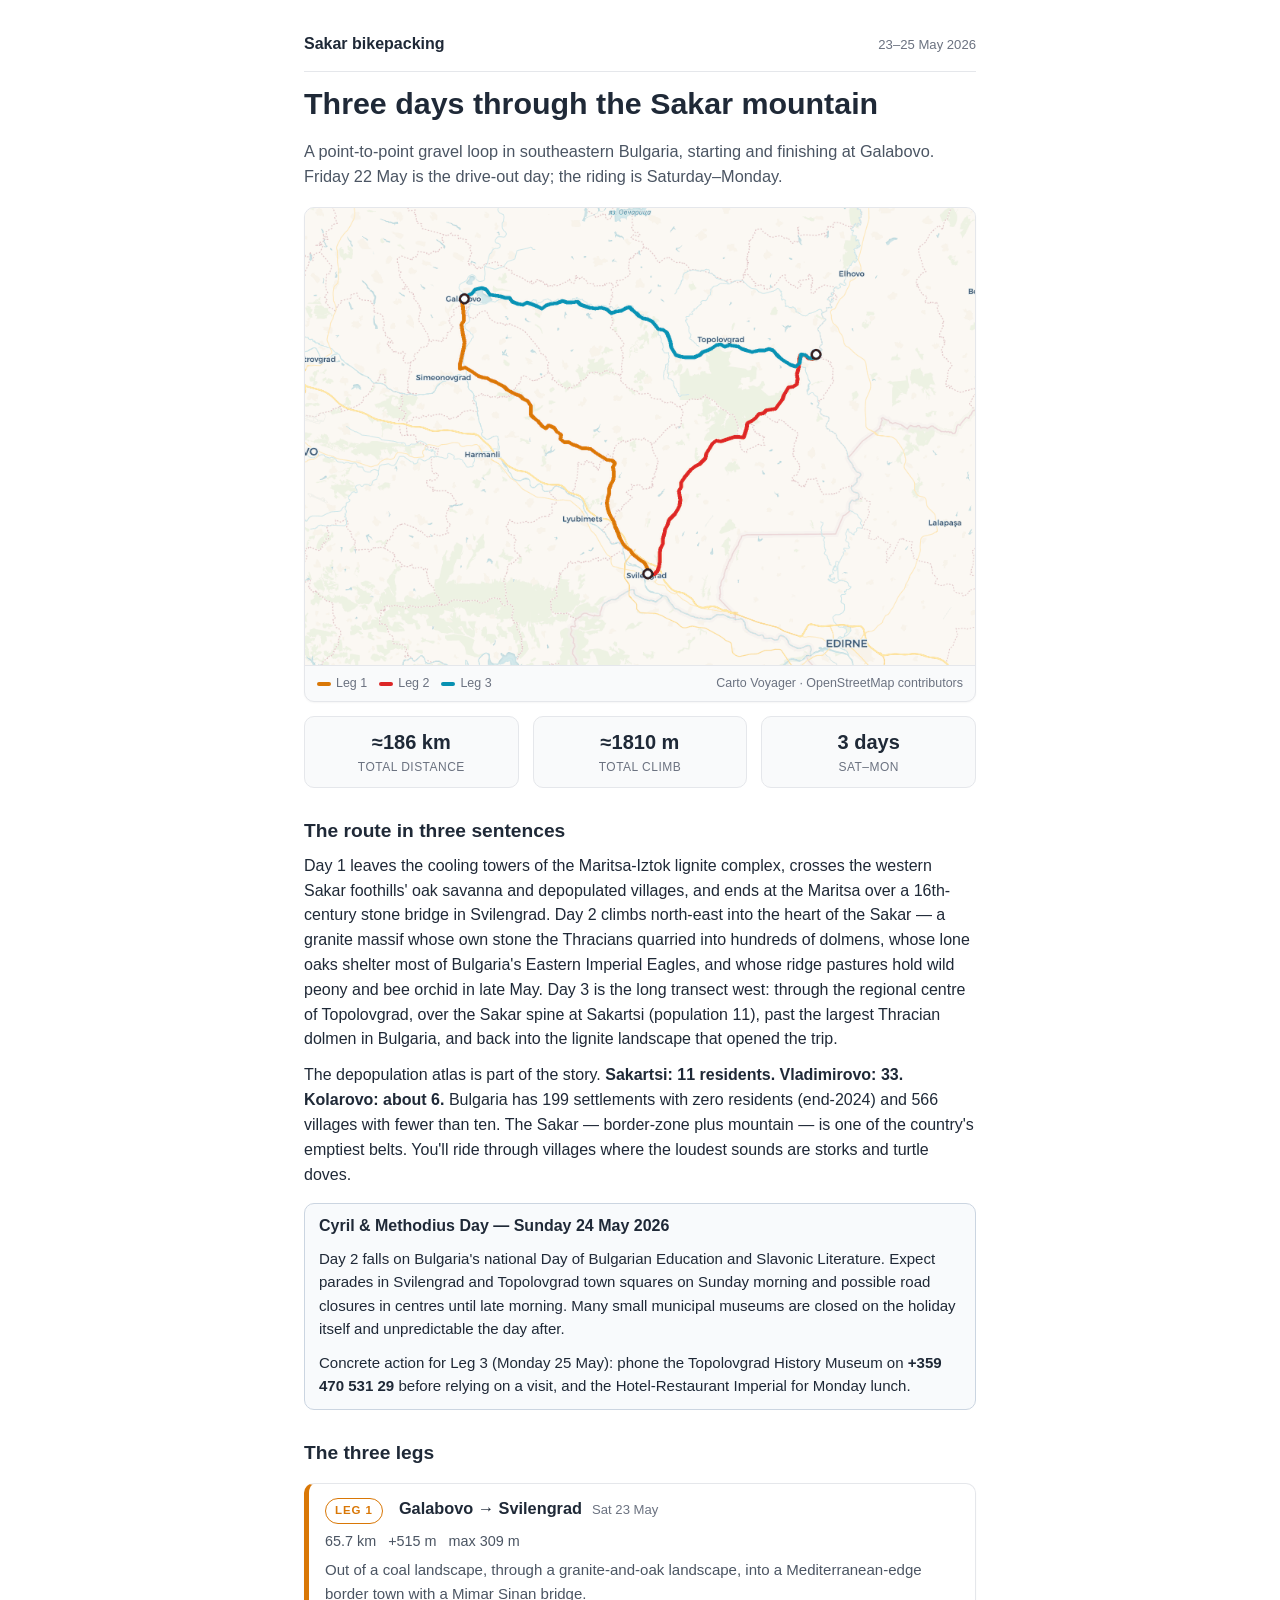
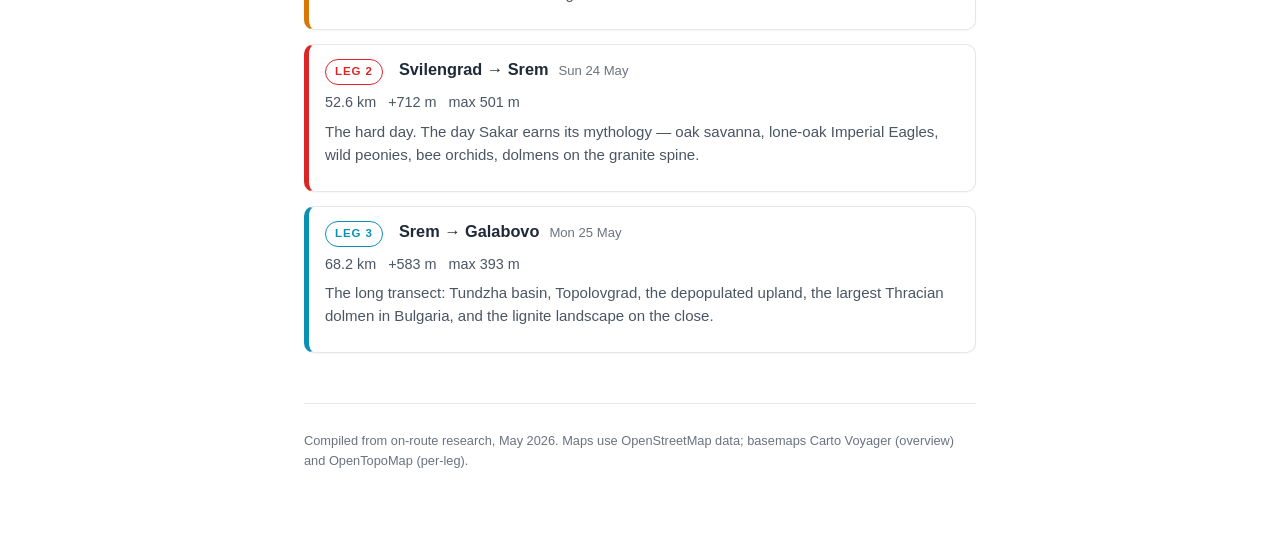
<file: sakar-bikepacking/index.html>
<!doctype html>
<html lang="en">
<head>
<meta charset="utf-8" />
<meta name="viewport" content="width=device-width,initial-scale=1,viewport-fit=cover" />
<meta name="theme-color" content="#1f2937" />
<meta name="color-scheme" content="light" />
<title>Sakar bikepacking — 23–25 May 2026</title>
<meta name="description" content="A three-day point-to-point loop through the Sakar mountain, southeastern Bulgaria, 23–25 May 2026. Per-leg dossiers, maps, elevation, GPX." />
<meta property="og:title" content="Sakar bikepacking — 23–25 May 2026" />
<meta property="og:description" content="A three-day gravel loop through the Sakar mountain in southeastern Bulgaria. Three legs: Galabovo → Svilengrad → Srem → Galabovo." />
<meta property="og:type" content="article" />
<link rel="icon" type="image/svg+xml" href="favicon.svg" />
<link rel="stylesheet" href="style.css" />
</head>
<body>
<div class="wrap">

<header class="site-head">
  <a class="title" href="index.html">Sakar bikepacking</a>
  <span class="dates">23–25 May 2026</span>
</header>

<h1>Three days through the Sakar mountain</h1>
<p class="lede" style="font-size:1.02rem;color:#4b5563;margin:.4em 0 1em;">A point-to-point gravel loop in southeastern Bulgaria, starting and finishing at Galabovo. Friday 22 May is the drive-out day; the riding is Saturday–Monday.</p>

<div class="map-frame">
  <img src="img/overview-map.png" alt="Overview map of the three-day Sakar bikepacking loop: Leg 1 in amber from Galabovo south to Svilengrad, Leg 2 in red climbing from Svilengrad northeast to Srem, Leg 3 in cyan running west from Srem back to Galabovo via Topolovgrad." />
  <div class="map-cap">
    <span class="legend">
      <span><span class="swatch" style="background:#d97706"></span>Leg 1</span>
      <span><span class="swatch" style="background:#dc2626"></span>Leg 2</span>
      <span><span class="swatch" style="background:#0891b2"></span>Leg 3</span>
    </span>
    <span>Carto Voyager · OpenStreetMap contributors</span>
  </div>
</div>

<div class="stats">
  <div class="stat"><div class="v">≈186 km</div><div class="k">total distance</div></div>
  <div class="stat"><div class="v">≈1810 m</div><div class="k">total climb</div></div>
  <div class="stat"><div class="v">3 days</div><div class="k">Sat–Mon</div></div>
</div>

<h2>The route in three sentences</h2>
<p>Day 1 leaves the cooling towers of the Maritsa-Iztok lignite complex, crosses the western Sakar foothills' oak savanna and depopulated villages, and ends at the Maritsa over a 16th-century stone bridge in Svilengrad. Day 2 climbs north-east into the heart of the Sakar — a granite massif whose own stone the Thracians quarried into hundreds of dolmens, whose lone oaks shelter most of Bulgaria's Eastern Imperial Eagles, and whose ridge pastures hold wild peony and bee orchid in late May. Day 3 is the long transect west: through the regional centre of Topolovgrad, over the Sakar spine at Sakartsi (population 11), past the largest Thracian dolmen in Bulgaria, and back into the lignite landscape that opened the trip.</p>

<p>The depopulation atlas is part of the story. <strong>Sakartsi: 11 residents. Vladimirovo: 33. Kolarovo: about 6.</strong> Bulgaria has 199 settlements with zero residents (end-2024) and 566 villages with fewer than ten. The Sakar — border-zone plus mountain — is one of the country's emptiest belts. You'll ride through villages where the loudest sounds are storks and turtle doves.</p>

<div class="callout note">
  <h3>Cyril &amp; Methodius Day — Sunday 24 May 2026</h3>
  <p>Day 2 falls on Bulgaria's national Day of Bulgarian Education and Slavonic Literature. Expect parades in Svilengrad and Topolovgrad town squares on Sunday morning and possible road closures in centres until late morning. Many small municipal museums are closed on the holiday itself and unpredictable the day after.</p>
  <p>Concrete action for Leg 3 (Monday 25 May): phone the Topolovgrad History Museum on <strong>+359 470 531 29</strong> before relying on a visit, and the Hotel-Restaurant Imperial for Monday lunch.</p>
</div>

<h2>The three legs</h2>
<div class="leg-cards">
  <a class="leg-card lc1" href="leg-1.html">
    <div class="head">
      <span class="leg-badge l1">Leg 1</span>
      <h3>Galabovo → Svilengrad</h3>
      <span class="when">Sat 23 May</span>
    </div>
    <div class="row"><span>65.7 km</span><span>+515 m</span><span>max 309 m</span></div>
    <p class="lede">Out of a coal landscape, through a granite-and-oak landscape, into a Mediterranean-edge border town with a Mimar Sinan bridge.</p>
  </a>
  <a class="leg-card lc2" href="leg-2.html">
    <div class="head">
      <span class="leg-badge l2">Leg 2</span>
      <h3>Svilengrad → Srem</h3>
      <span class="when">Sun 24 May</span>
    </div>
    <div class="row"><span>52.6 km</span><span>+712 m</span><span>max 501 m</span></div>
    <p class="lede">The hard day. The day Sakar earns its mythology — oak savanna, lone-oak Imperial Eagles, wild peonies, bee orchids, dolmens on the granite spine.</p>
  </a>
  <a class="leg-card lc3" href="leg-3.html">
    <div class="head">
      <span class="leg-badge l3">Leg 3</span>
      <h3>Srem → Galabovo</h3>
      <span class="when">Mon 25 May</span>
    </div>
    <div class="row"><span>68.2 km</span><span>+583 m</span><span>max 393 m</span></div>
    <p class="lede">The long transect: Tundzha basin, Topolovgrad, the depopulated upland, the largest Thracian dolmen in Bulgaria, and the lignite landscape on the close.</p>
  </a>
</div>

<footer class="footer">
  <p>Compiled from on-route research, May 2026. Maps use OpenStreetMap data; basemaps Carto Voyager (overview) and OpenTopoMap (per-leg).</p>
</footer>

</div>
</body>
</html>
</file>
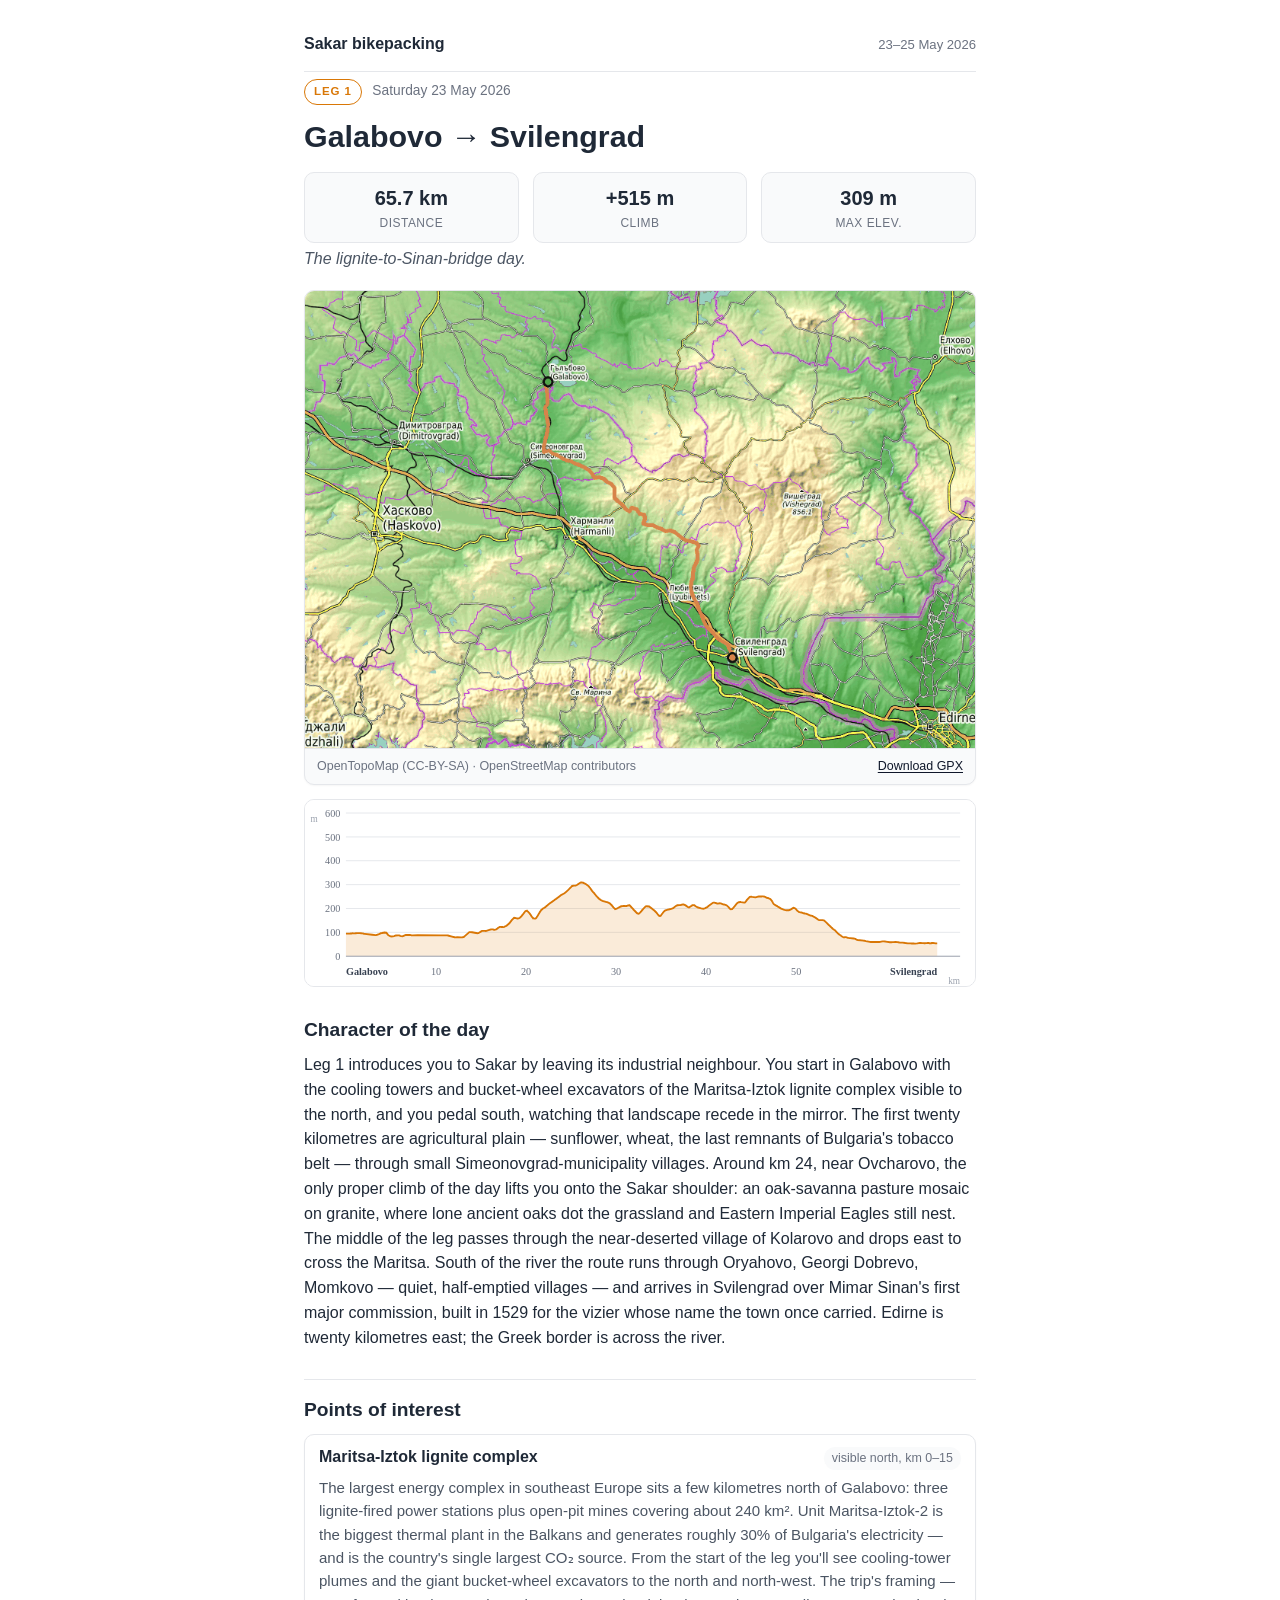
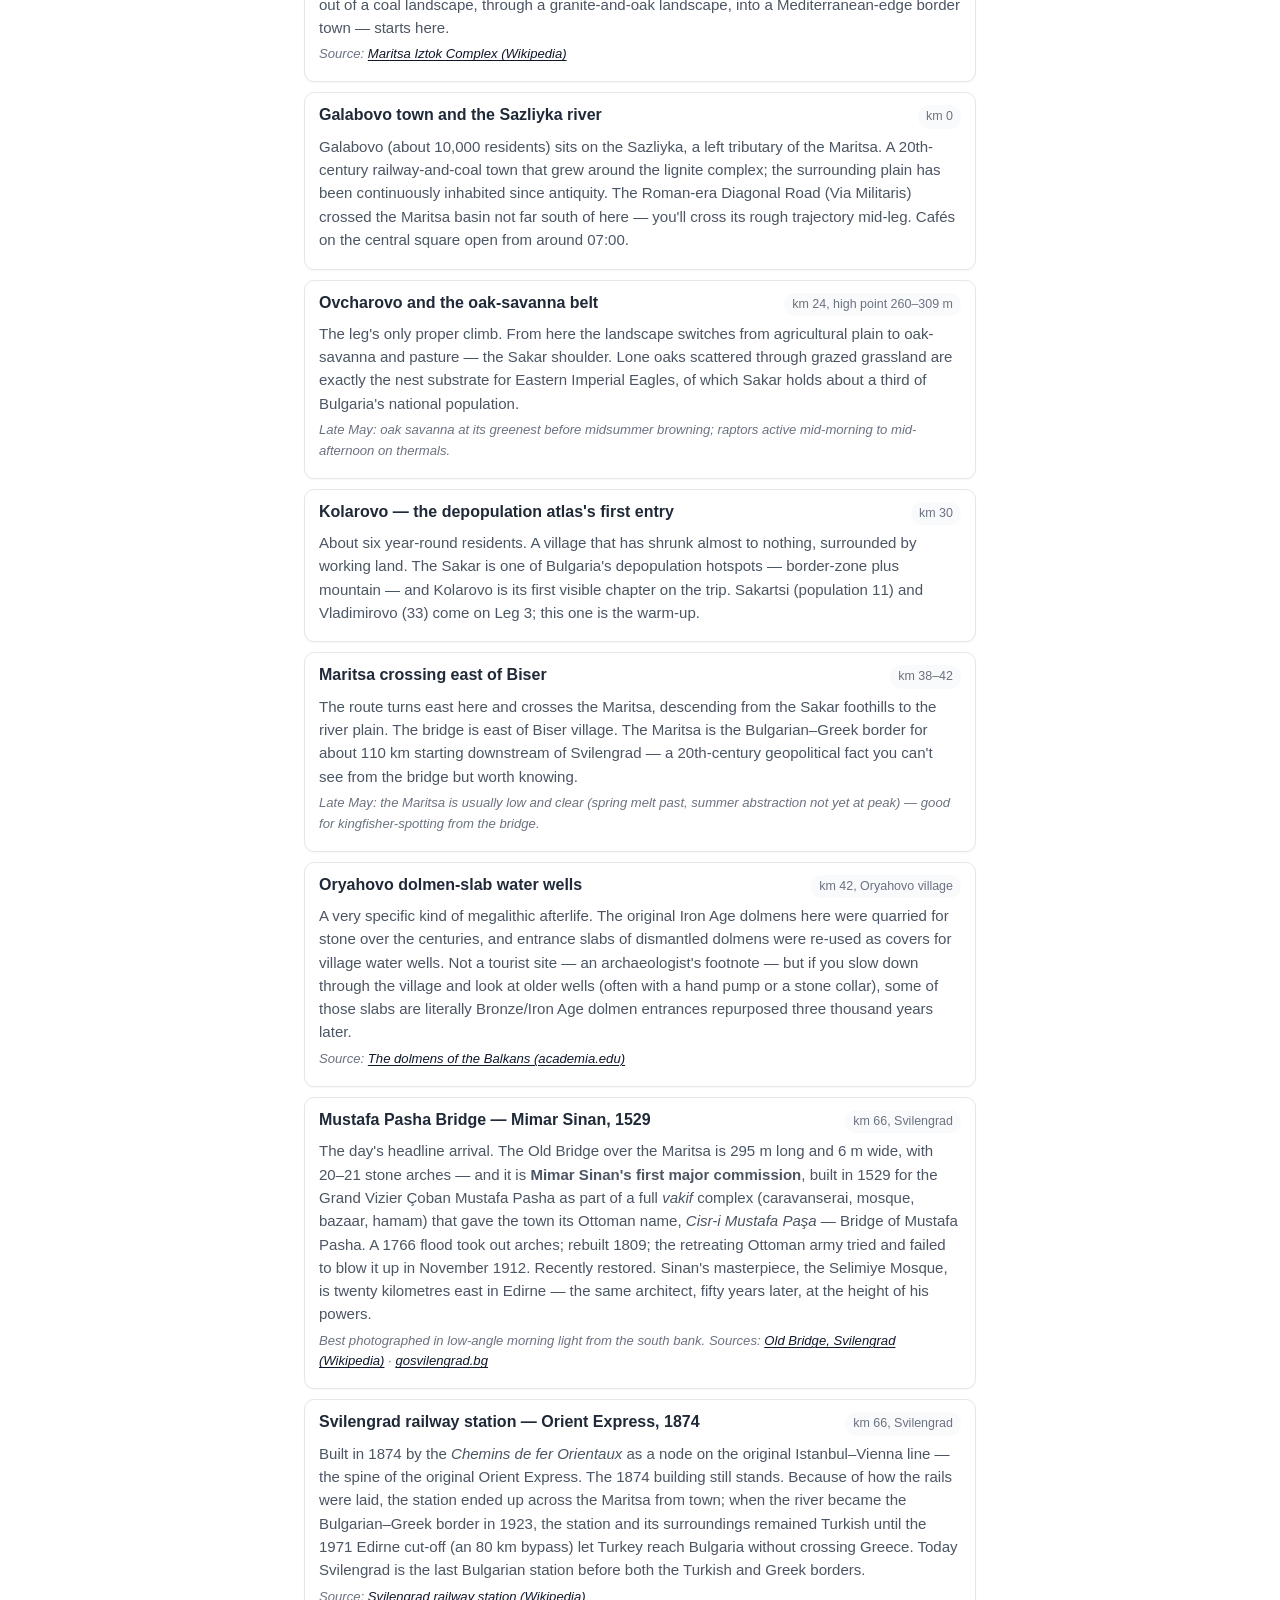
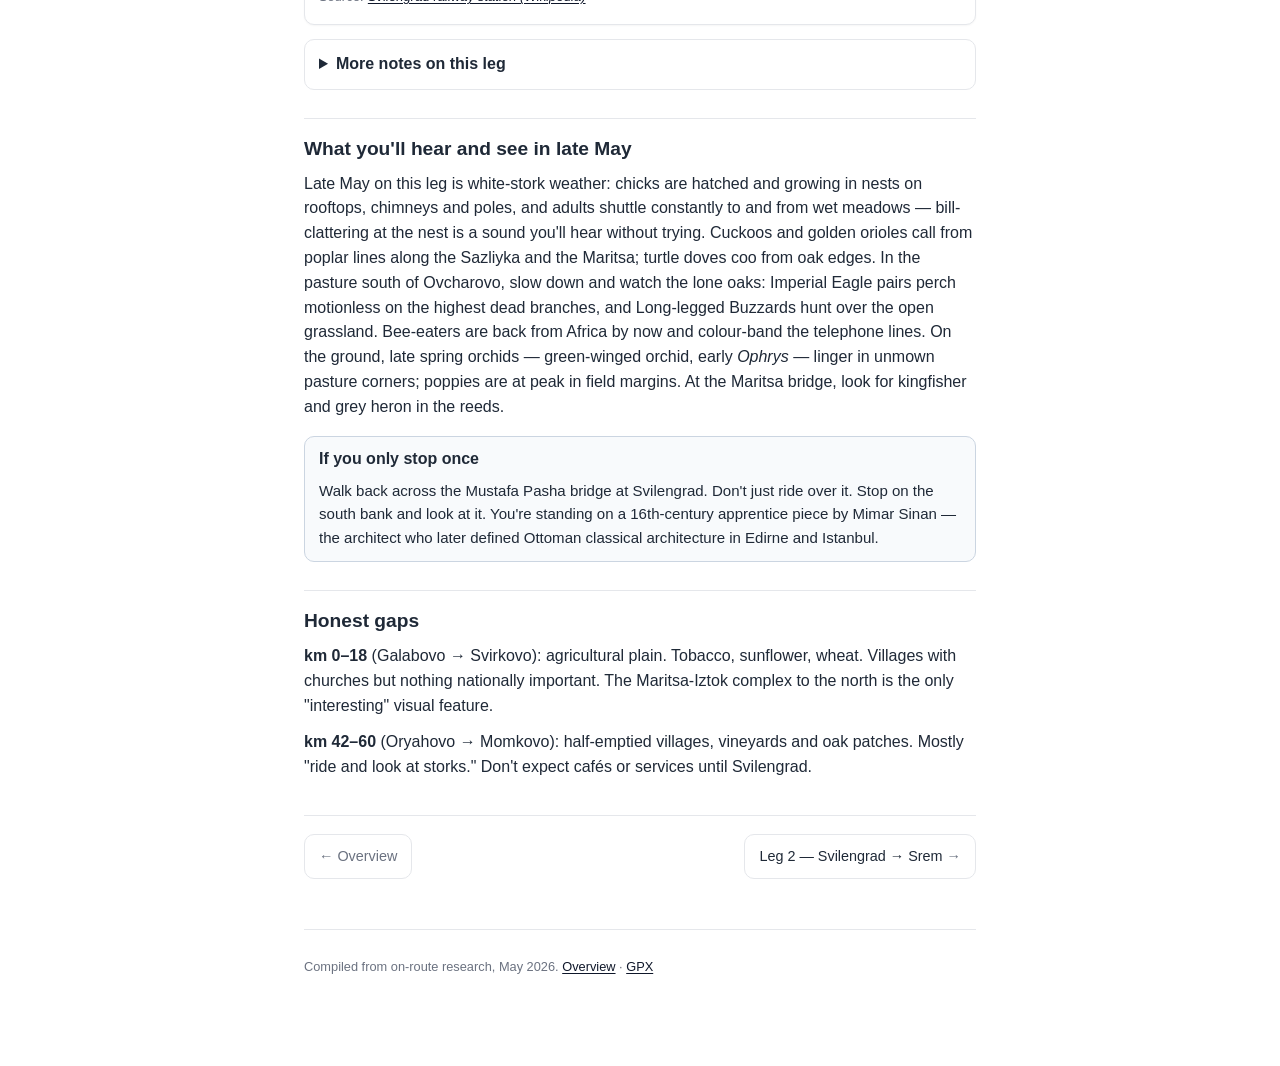
<file: sakar-bikepacking/leg-1.html>
<!doctype html>
<html lang="en">
<head>
<meta charset="utf-8" />
<meta name="viewport" content="width=device-width,initial-scale=1,viewport-fit=cover" />
<meta name="theme-color" content="#d97706" />
<meta name="color-scheme" content="light" />
<title>Leg 1 — Galabovo → Svilengrad · Sakar bikepacking</title>
<meta name="description" content="Day 1 of the Sakar loop, Saturday 23 May 2026: 65.7 km from Galabovo to Svilengrad via the western Sakar foothills and the Maritsa crossing." />
<link rel="icon" type="image/svg+xml" href="favicon.svg" />
<link rel="stylesheet" href="style.css" />
</head>
<body>
<div class="wrap">

<header class="site-head">
  <a class="title" href="index.html">Sakar bikepacking</a>
  <span class="dates">23–25 May 2026</span>
</header>

<p style="margin:6px 0 0;"><span class="leg-badge l1">Leg 1</span> <span style="color:#6b7280;font-size:.86rem;">Saturday 23 May 2026</span></p>
<h1>Galabovo → Svilengrad</h1>

<div class="stats">
  <div class="stat"><div class="v">65.7 km</div><div class="k">distance</div></div>
  <div class="stat"><div class="v">+515 m</div><div class="k">climb</div></div>
  <div class="stat"><div class="v">309 m</div><div class="k">max elev.</div></div>
</div>
<p style="color:#4b5563;font-style:italic;margin-top:4px;">The lignite-to-Sinan-bridge day.</p>

<div class="map-frame">
  <img src="img/leg-1-map.png" alt="Map of Leg 1: Galabovo to Svilengrad, 65.7 km, heading south through the western Sakar foothills and descending to the Maritsa at Svilengrad. Track shown in amber." />
  <div class="map-cap">
    <span>OpenTopoMap (CC-BY-SA) · OpenStreetMap contributors</span>
    <span><a href="gpx/leg-1-galabovo-svilengrad.gpx" download>Download GPX</a></span>
  </div>
</div>

<div class="profile">
  <img src="img/leg-1-elevation.svg" alt="Elevation profile of Leg 1: gradual climb from Galabovo at about 95 m to a high point of 309 m near Ovcharovo at km 24, then rolling descent to the Maritsa at Svilengrad (about 75 m)." />
</div>

<h2>Character of the day</h2>
<p>Leg 1 introduces you to Sakar by leaving its industrial neighbour. You start in Galabovo with the cooling towers and bucket-wheel excavators of the Maritsa-Iztok lignite complex visible to the north, and you pedal south, watching that landscape recede in the mirror. The first twenty kilometres are agricultural plain — sunflower, wheat, the last remnants of Bulgaria's tobacco belt — through small Simeonovgrad-municipality villages. Around km 24, near Ovcharovo, the only proper climb of the day lifts you onto the Sakar shoulder: an oak-savanna pasture mosaic on granite, where lone ancient oaks dot the grassland and Eastern Imperial Eagles still nest. The middle of the leg passes through the near-deserted village of Kolarovo and drops east to cross the Maritsa. South of the river the route runs through Oryahovo, Georgi Dobrevo, Momkovo — quiet, half-emptied villages — and arrives in Svilengrad over Mimar Sinan's first major commission, built in 1529 for the vizier whose name the town once carried. Edirne is twenty kilometres east; the Greek border is across the river.</p>

<h2 class="section-h">Points of interest</h2>
<ol class="poi-list">

  <li>
    <div class="poi-head"><h3>Maritsa-Iztok lignite complex</h3><span class="poi-where">visible north, km 0–15</span></div>
    <div class="poi-body">
      <p>The largest energy complex in southeast Europe sits a few kilometres north of Galabovo: three lignite-fired power stations plus open-pit mines covering about 240 km². Unit Maritsa-Iztok-2 is the biggest thermal plant in the Balkans and generates roughly 30% of Bulgaria's electricity — and is the country's single largest CO₂ source. From the start of the leg you'll see cooling-tower plumes and the giant bucket-wheel excavators to the north and north-west. The trip's framing — out of a coal landscape, through a granite-and-oak landscape, into a Mediterranean-edge border town — starts here.</p>
      <p class="poi-meta">Source: <a href="https://en.wikipedia.org/wiki/Maritsa_Iztok_Complex">Maritsa Iztok Complex (Wikipedia)</a></p>
    </div>
  </li>

  <li>
    <div class="poi-head"><h3>Galabovo town and the Sazliyka river</h3><span class="poi-where">km 0</span></div>
    <div class="poi-body">
      <p>Galabovo (about 10,000 residents) sits on the Sazliyka, a left tributary of the Maritsa. A 20th-century railway-and-coal town that grew around the lignite complex; the surrounding plain has been continuously inhabited since antiquity. The Roman-era Diagonal Road (Via Militaris) crossed the Maritsa basin not far south of here — you'll cross its rough trajectory mid-leg. Cafés on the central square open from around 07:00.</p>
    </div>
  </li>

  <li>
    <div class="poi-head"><h3>Ovcharovo and the oak-savanna belt</h3><span class="poi-where">km 24, high point 260–309 m</span></div>
    <div class="poi-body">
      <p>The leg's only proper climb. From here the landscape switches from agricultural plain to oak-savanna and pasture — the Sakar shoulder. Lone oaks scattered through grazed grassland are exactly the nest substrate for Eastern Imperial Eagles, of which Sakar holds about a third of Bulgaria's national population.</p>
      <p class="poi-meta"><em>Late May: oak savanna at its greenest before midsummer browning; raptors active mid-morning to mid-afternoon on thermals.</em></p>
    </div>
  </li>

  <li>
    <div class="poi-head"><h3>Kolarovo — the depopulation atlas's first entry</h3><span class="poi-where">km 30</span></div>
    <div class="poi-body">
      <p>About six year-round residents. A village that has shrunk almost to nothing, surrounded by working land. The Sakar is one of Bulgaria's depopulation hotspots — border-zone plus mountain — and Kolarovo is its first visible chapter on the trip. Sakartsi (population 11) and Vladimirovo (33) come on Leg 3; this one is the warm-up.</p>
    </div>
  </li>

  <li>
    <div class="poi-head"><h3>Maritsa crossing east of Biser</h3><span class="poi-where">km 38–42</span></div>
    <div class="poi-body">
      <p>The route turns east here and crosses the Maritsa, descending from the Sakar foothills to the river plain. The bridge is east of Biser village. The Maritsa is the Bulgarian–Greek border for about 110 km starting downstream of Svilengrad — a 20th-century geopolitical fact you can't see from the bridge but worth knowing.</p>
      <p class="poi-meta"><em>Late May: the Maritsa is usually low and clear (spring melt past, summer abstraction not yet at peak) — good for kingfisher-spotting from the bridge.</em></p>
    </div>
  </li>

  <li>
    <div class="poi-head"><h3>Oryahovo dolmen-slab water wells</h3><span class="poi-where">km 42, Oryahovo village</span></div>
    <div class="poi-body">
      <p>A very specific kind of megalithic afterlife. The original Iron Age dolmens here were quarried for stone over the centuries, and entrance slabs of dismantled dolmens were re-used as covers for village water wells. Not a tourist site — an archaeologist's footnote — but if you slow down through the village and look at older wells (often with a hand pump or a stone collar), some of those slabs are literally Bronze/Iron Age dolmen entrances repurposed three thousand years later.</p>
      <p class="poi-meta">Source: <a href="https://www.academia.edu/100033739/The_dolmens_of_the_Balkans">The dolmens of the Balkans (academia.edu)</a></p>
    </div>
  </li>

  <li>
    <div class="poi-head"><h3>Mustafa Pasha Bridge — Mimar Sinan, 1529</h3><span class="poi-where">km 66, Svilengrad</span></div>
    <div class="poi-body">
      <p>The day's headline arrival. The Old Bridge over the Maritsa is 295 m long and 6 m wide, with 20–21 stone arches — and it is <strong>Mimar Sinan's first major commission</strong>, built in 1529 for the Grand Vizier Çoban Mustafa Pasha as part of a full <em>vakif</em> complex (caravanserai, mosque, bazaar, hamam) that gave the town its Ottoman name, <em>Cisr-i Mustafa Paşa</em> — Bridge of Mustafa Pasha. A 1766 flood took out arches; rebuilt 1809; the retreating Ottoman army tried and failed to blow it up in November 1912. Recently restored. Sinan's masterpiece, the Selimiye Mosque, is twenty kilometres east in Edirne — the same architect, fifty years later, at the height of his powers.</p>
      <p class="poi-meta"><em>Best photographed in low-angle morning light from the south bank.</em> Sources: <a href="https://en.wikipedia.org/wiki/Old_Bridge,_Svilengrad">Old Bridge, Svilengrad (Wikipedia)</a> · <a href="https://www.gosvilengrad.bg/en/the-bridge-of-mustafa-pasha/">gosvilengrad.bg</a></p>
    </div>
  </li>

  <li>
    <div class="poi-head"><h3>Svilengrad railway station — Orient Express, 1874</h3><span class="poi-where">km 66, Svilengrad</span></div>
    <div class="poi-body">
      <p>Built in 1874 by the <em>Chemins de fer Orientaux</em> as a node on the original Istanbul–Vienna line — the spine of the original Orient Express. The 1874 building still stands. Because of how the rails were laid, the station ended up across the Maritsa from town; when the river became the Bulgarian–Greek border in 1923, the station and its surroundings remained Turkish until the 1971 Edirne cut-off (an 80 km bypass) let Turkey reach Bulgaria without crossing Greece. Today Svilengrad is the last Bulgarian station before both the Turkish and Greek borders.</p>
      <p class="poi-meta">Source: <a href="https://en.wikipedia.org/wiki/Svilengrad_railway_station">Svilengrad railway station (Wikipedia)</a></p>
    </div>
  </li>

</ol>

<details style="margin:14px 0 6px;border:1px solid #e5e7eb;border-radius:10px;padding:0 14px;">
  <summary style="font-weight:600;padding:12px 0;cursor:pointer;">More notes on this leg</summary>
  <div style="font-size:.94rem;color:#4b5563;padding-bottom:14px;">
    <p><strong>Pyasachevo, Troyan, Svirkovo</strong> (km 6–18): the first run of small Simeonovgrad-municipality villages, on the western edge of the Sakar foothills. Each has a church and a fountain; none has scheduled cafés you can count on. Treat as warmup with character to read off the rooftops — chimneys and electric poles carry stork nests in late May.</p>
    <p><strong>The Diagonal Road (Via Militaris)</strong>: the main Roman artery from Singidunum (Belgrade) to Constantinople crossed this region. The road station <em>Castra Rubra</em> ("Red Fort") sat somewhere near modern Kolarovo / Izvorovo — precise location contested between several Sakar villages.</p>
    <p><strong>Georgi Dobrevo and Momkovo</strong> (km 54–60): half-emptied villages south of the Maritsa, with single-storey houses, walled yards, fig and walnut trees. Stork nests on poles. The eastern edge of the Sakar drops here toward the Maritsa.</p>
    <p><strong>Edirne, twenty kilometres east</strong>: one of the great Ottoman capitals — Selimiye, Üç Şerefeli, Eski Cami. You won't go there on this trip, but standing on the Old Bridge it's worth knowing that the river under your feet flowed through Edirne fifty kilometres upstream in 1529, and the same vizier who paid for your bridge is buried near Gebze. The local geography makes more sense with the border ignored.</p>
    <p><strong>The 1371 Battle of Maritsa (Chernomen)</strong>: Ottoman victory fought near here that broke the Serbian noble alliance and set up Edirne as the Ottoman capital from 1369. The Sakar has been a transit corridor for the better part of two millennia; the modern border is the most recent layer.</p>
  </div>
</details>

<h2 class="section-h">What you'll hear and see in late May</h2>
<p>Late May on this leg is white-stork weather: chicks are hatched and growing in nests on rooftops, chimneys and poles, and adults shuttle constantly to and from wet meadows — bill-clattering at the nest is a sound you'll hear without trying. Cuckoos and golden orioles call from poplar lines along the Sazliyka and the Maritsa; turtle doves coo from oak edges. In the pasture south of Ovcharovo, slow down and watch the lone oaks: Imperial Eagle pairs perch motionless on the highest dead branches, and Long-legged Buzzards hunt over the open grassland. Bee-eaters are back from Africa by now and colour-band the telephone lines. On the ground, late spring orchids — green-winged orchid, early <em>Ophrys</em> — linger in unmown pasture corners; poppies are at peak in field margins. At the Maritsa bridge, look for kingfisher and grey heron in the reeds.</p>

<div class="callout note">
  <h3>If you only stop once</h3>
  <p>Walk back across the Mustafa Pasha bridge at Svilengrad. Don't just ride over it. Stop on the south bank and look at it. You're standing on a 16th-century apprentice piece by Mimar Sinan — the architect who later defined Ottoman classical architecture in Edirne and Istanbul.</p>
</div>

<h2 class="section-h">Honest gaps</h2>
<p><strong>km 0–18</strong> (Galabovo → Svirkovo): agricultural plain. Tobacco, sunflower, wheat. Villages with churches but nothing nationally important. The Maritsa-Iztok complex to the north is the only "interesting" visual feature.</p>
<p><strong>km 42–60</strong> (Oryahovo → Momkovo): half-emptied villages, vineyards and oak patches. Mostly "ride and look at storks." Don't expect cafés or services until Svilengrad.</p>

<nav class="legnav">
  <a class="prev disabled" aria-disabled="true">Overview</a>
  <a class="next" href="leg-2.html">Leg 2 — Svilengrad → Srem</a>
</nav>

<footer class="footer">
  <p>Compiled from on-route research, May 2026. <a href="index.html">Overview</a> · <a href="gpx/leg-1-galabovo-svilengrad.gpx" download>GPX</a></p>
</footer>

</div>
</body>
</html>
</file>
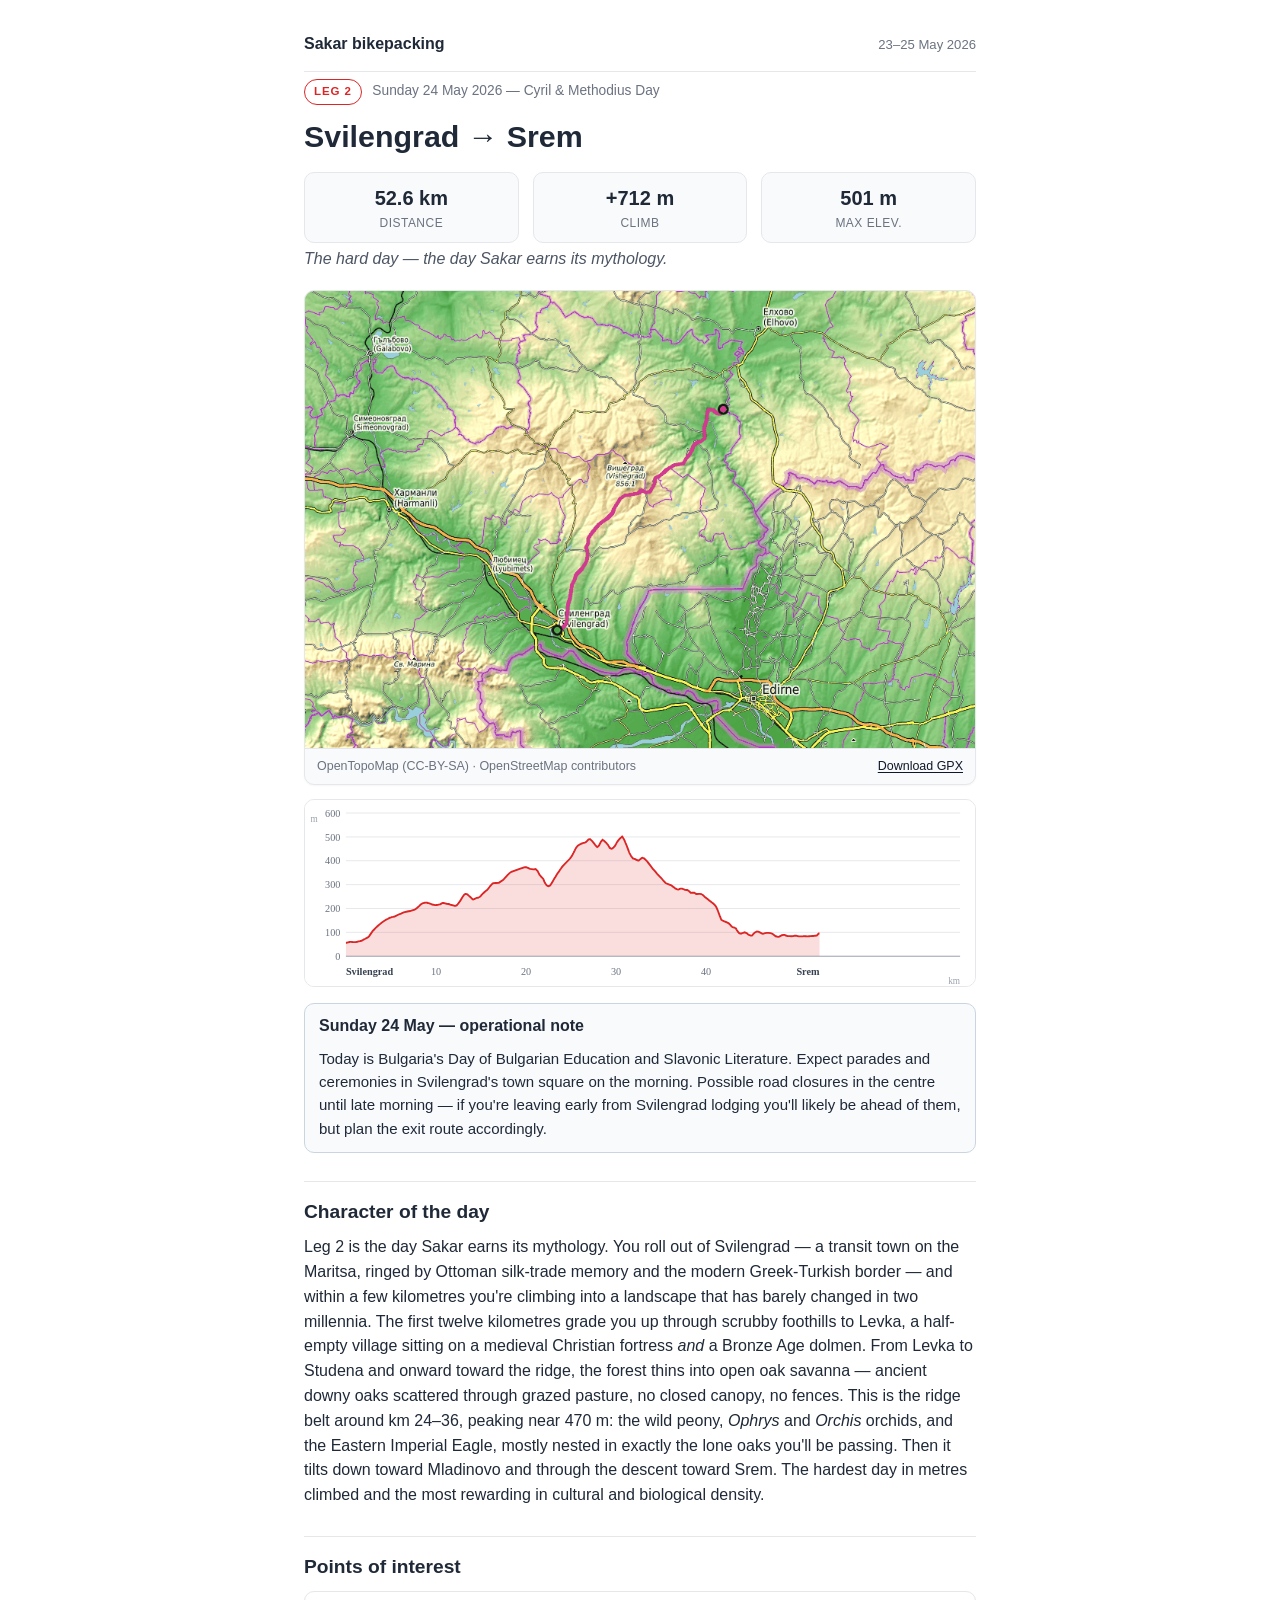
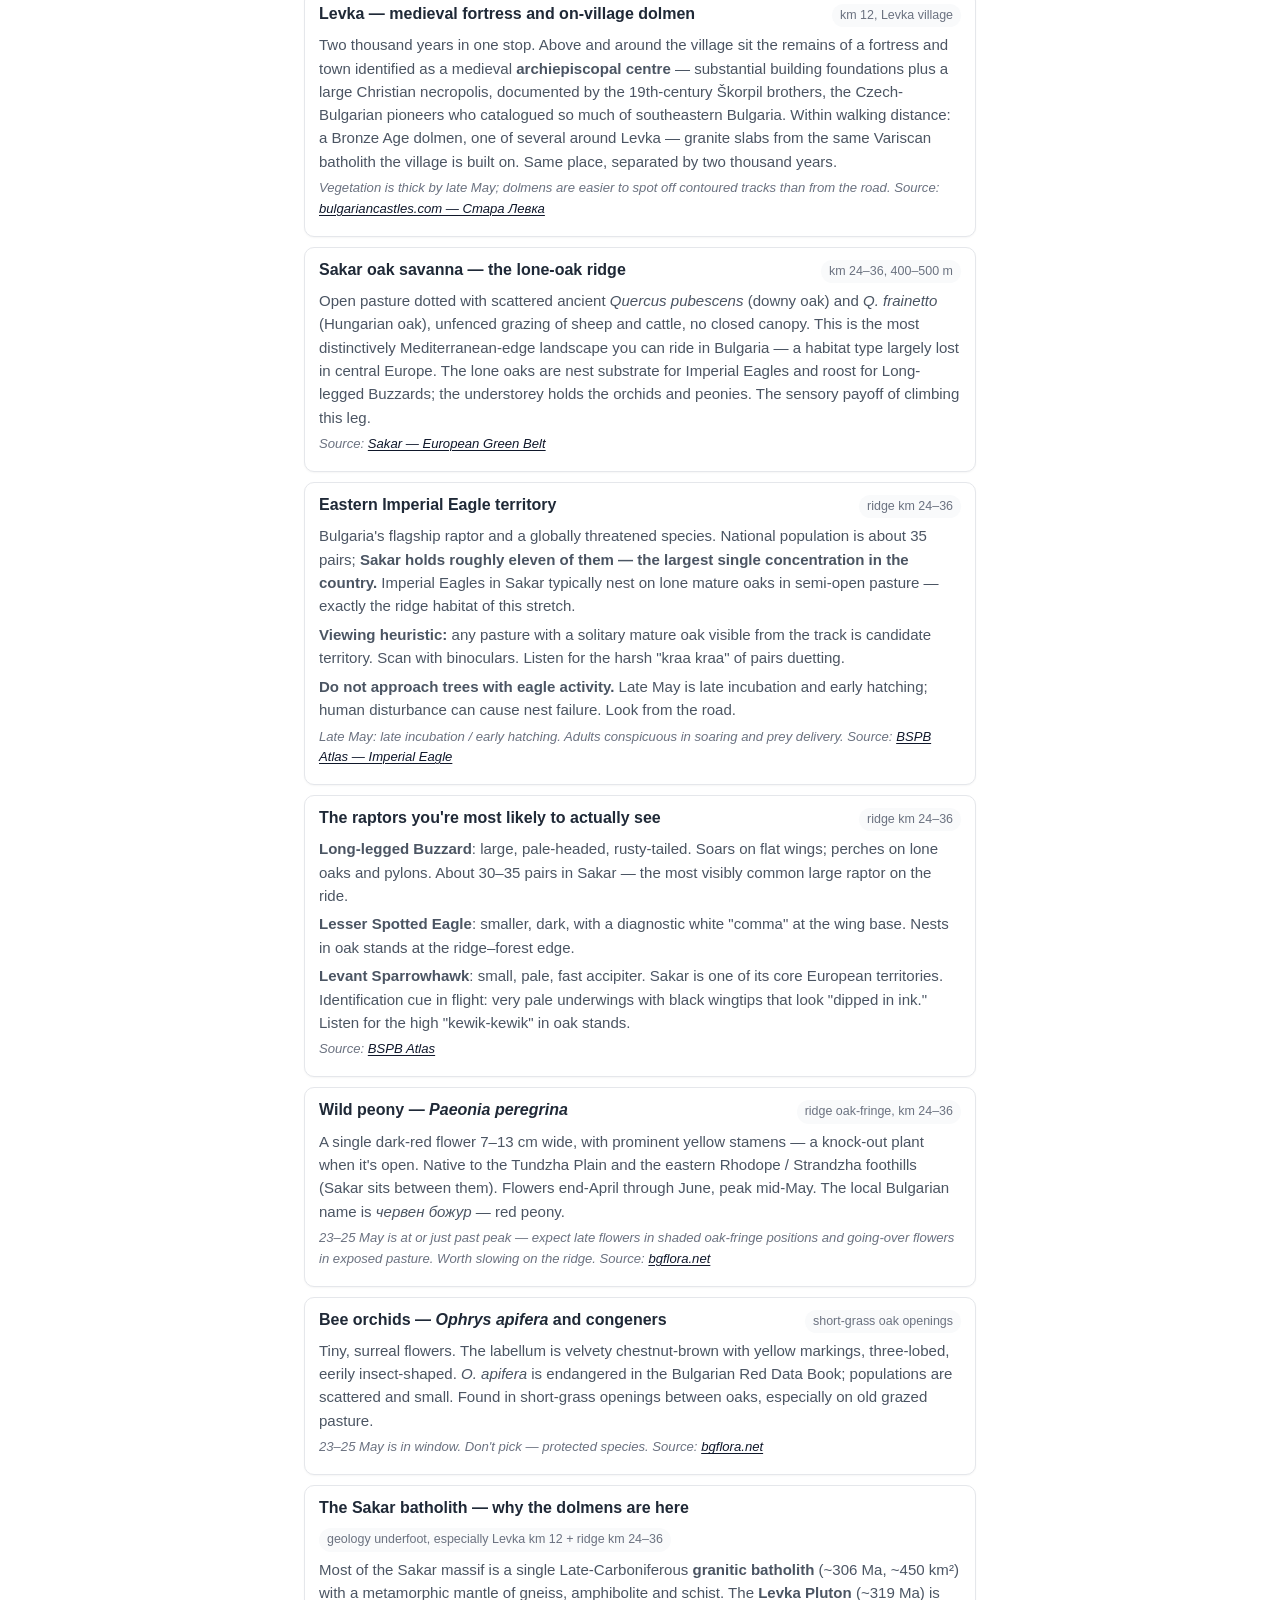
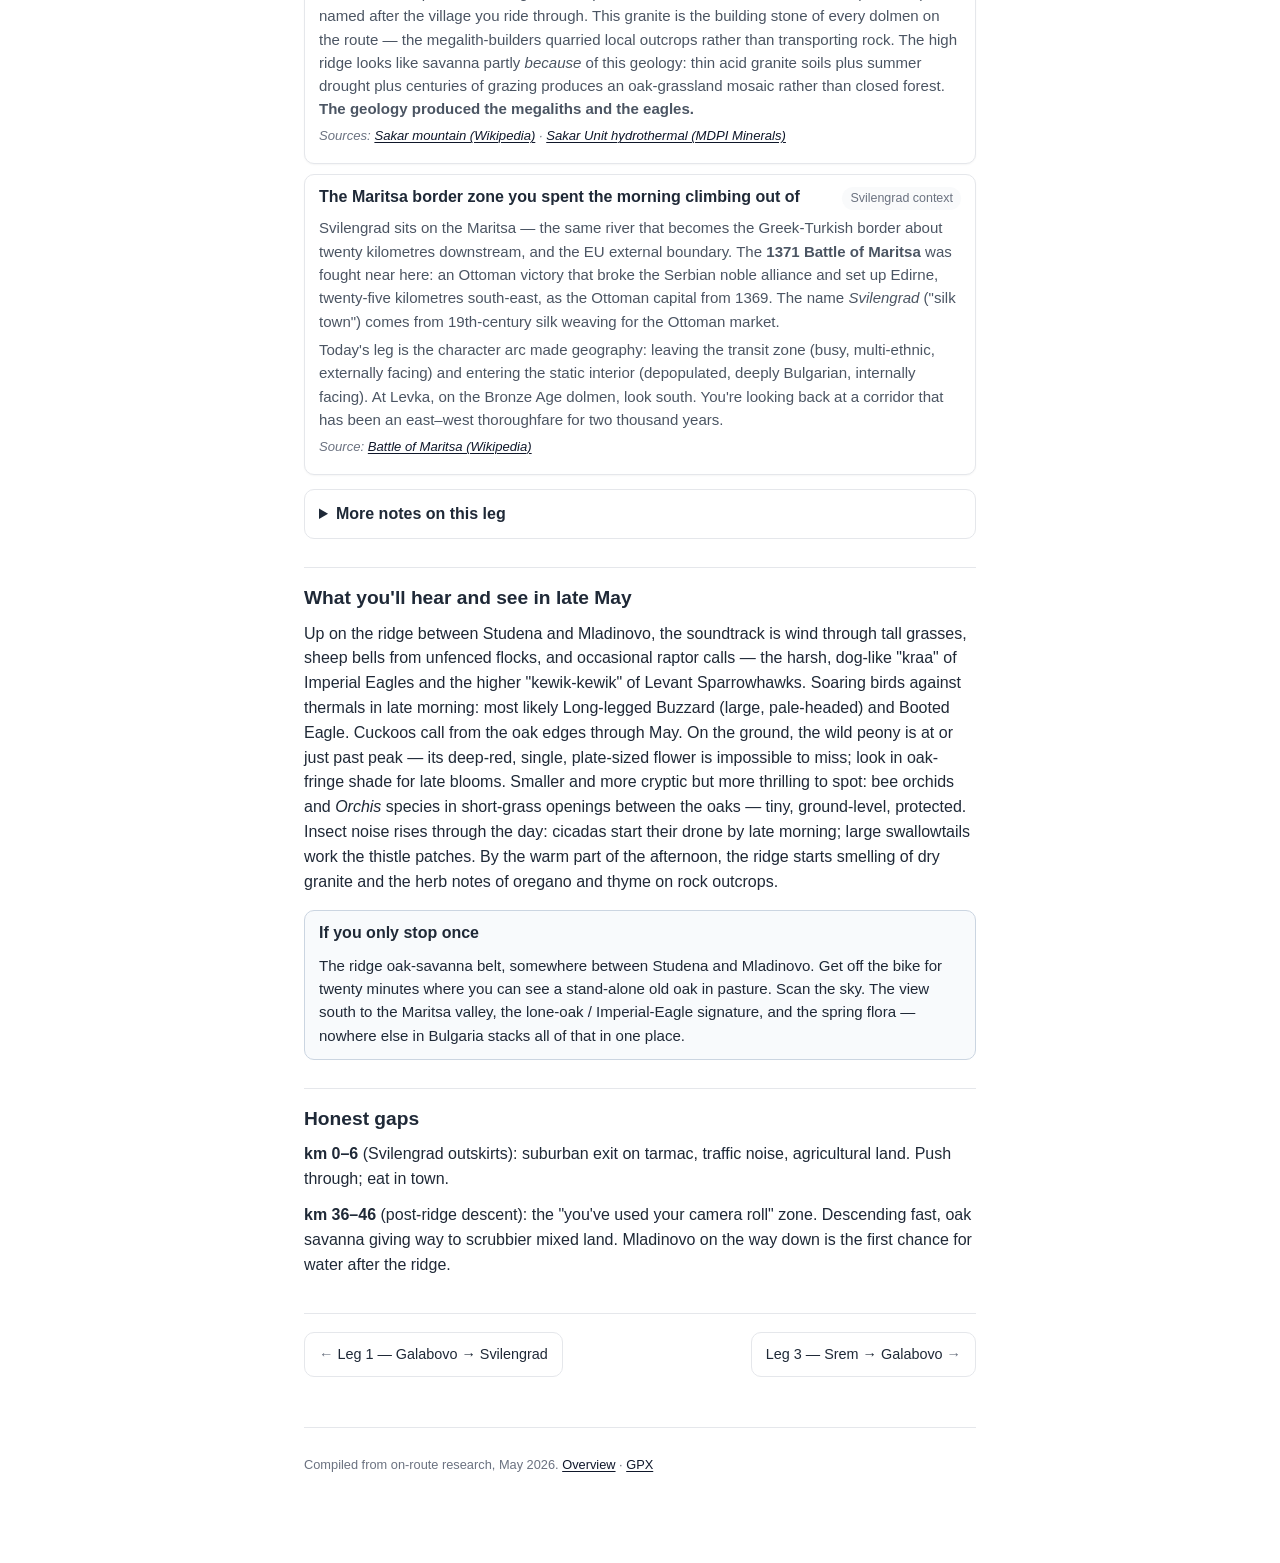
<file: sakar-bikepacking/leg-2.html>
<!doctype html>
<html lang="en">
<head>
<meta charset="utf-8" />
<meta name="viewport" content="width=device-width,initial-scale=1,viewport-fit=cover" />
<meta name="theme-color" content="#dc2626" />
<meta name="color-scheme" content="light" />
<title>Leg 2 — Svilengrad → Srem · Sakar bikepacking</title>
<meta name="description" content="Day 2 of the Sakar loop, Sunday 24 May 2026 (Cyril & Methodius Day): 52.6 km from Svilengrad to Srem over the heart of the Sakar — the hard day." />
<link rel="icon" type="image/svg+xml" href="favicon.svg" />
<link rel="stylesheet" href="style.css" />
</head>
<body>
<div class="wrap">

<header class="site-head">
  <a class="title" href="index.html">Sakar bikepacking</a>
  <span class="dates">23–25 May 2026</span>
</header>

<p style="margin:6px 0 0;"><span class="leg-badge l2">Leg 2</span> <span style="color:#6b7280;font-size:.86rem;">Sunday 24 May 2026 — Cyril &amp; Methodius Day</span></p>
<h1>Svilengrad → Srem</h1>

<div class="stats">
  <div class="stat"><div class="v">52.6 km</div><div class="k">distance</div></div>
  <div class="stat"><div class="v">+712 m</div><div class="k">climb</div></div>
  <div class="stat"><div class="v">501 m</div><div class="k">max elev.</div></div>
</div>
<p style="color:#4b5563;font-style:italic;margin-top:4px;">The hard day — the day Sakar earns its mythology.</p>

<div class="map-frame">
  <img src="img/leg-2-map.png" alt="Map of Leg 2: Svilengrad to Srem, 52.6 km, climbing north-northeast from the Maritsa valley into the Sakar massif and descending to the Tundzha gorge at Srem. Track shown in red." />
  <div class="map-cap">
    <span>OpenTopoMap (CC-BY-SA) · OpenStreetMap contributors</span>
    <span><a href="gpx/leg-2-svilengrad-srem.gpx" download>Download GPX</a></span>
  </div>
</div>

<div class="profile">
  <img src="img/leg-2-elevation.svg" alt="Elevation profile of Leg 2: a sustained climb from Svilengrad at about 75 m up to a ridge belt around 470–500 m between km 24 and 36, then descending to Srem at about 220 m." />
</div>

<div class="callout note">
  <h3>Sunday 24 May — operational note</h3>
  <p>Today is Bulgaria's Day of Bulgarian Education and Slavonic Literature. Expect parades and ceremonies in Svilengrad's town square on the morning. Possible road closures in the centre until late morning — if you're leaving early from Svilengrad lodging you'll likely be ahead of them, but plan the exit route accordingly.</p>
</div>

<h2 class="section-h">Character of the day</h2>
<p>Leg 2 is the day Sakar earns its mythology. You roll out of Svilengrad — a transit town on the Maritsa, ringed by Ottoman silk-trade memory and the modern Greek-Turkish border — and within a few kilometres you're climbing into a landscape that has barely changed in two millennia. The first twelve kilometres grade you up through scrubby foothills to Levka, a half-empty village sitting on a medieval Christian fortress <em>and</em> a Bronze Age dolmen. From Levka to Studena and onward toward the ridge, the forest thins into open oak savanna — ancient downy oaks scattered through grazed pasture, no closed canopy, no fences. This is the ridge belt around km 24–36, peaking near 470 m: the wild peony, <em>Ophrys</em> and <em>Orchis</em> orchids, and the Eastern Imperial Eagle, mostly nested in exactly the lone oaks you'll be passing. Then it tilts down toward Mladinovo and through the descent toward Srem. The hardest day in metres climbed and the most rewarding in cultural and biological density.</p>

<h2 class="section-h">Points of interest</h2>
<ol class="poi-list">

  <li>
    <div class="poi-head"><h3>Levka — medieval fortress and on-village dolmen</h3><span class="poi-where">km 12, Levka village</span></div>
    <div class="poi-body">
      <p>Two thousand years in one stop. Above and around the village sit the remains of a fortress and town identified as a medieval <strong>archiepiscopal centre</strong> — substantial building foundations plus a large Christian necropolis, documented by the 19th-century Škorpil brothers, the Czech-Bulgarian pioneers who catalogued so much of southeastern Bulgaria. Within walking distance: a Bronze Age dolmen, one of several around Levka — granite slabs from the same Variscan batholith the village is built on. Same place, separated by two thousand years.</p>
      <p class="poi-meta"><em>Vegetation is thick by late May; dolmens are easier to spot off contoured tracks than from the road.</em> Source: <a href="http://bulgariancastles.com/bg/node/1046">bulgariancastles.com — Стара Левка</a></p>
    </div>
  </li>

  <li>
    <div class="poi-head"><h3>Sakar oak savanna — the lone-oak ridge</h3><span class="poi-where">km 24–36, 400–500 m</span></div>
    <div class="poi-body">
      <p>Open pasture dotted with scattered ancient <em>Quercus pubescens</em> (downy oak) and <em>Q. frainetto</em> (Hungarian oak), unfenced grazing of sheep and cattle, no closed canopy. This is the most distinctively Mediterranean-edge landscape you can ride in Bulgaria — a habitat type largely lost in central Europe. The lone oaks are nest substrate for Imperial Eagles and roost for Long-legged Buzzards; the understorey holds the orchids and peonies. The sensory payoff of climbing this leg.</p>
      <p class="poi-meta">Source: <a href="https://www.europeangreenbelt.org/european-green-belt/pearls-of-the-european-green-belt/sakar-mountain">Sakar — European Green Belt</a></p>
    </div>
  </li>

  <li>
    <div class="poi-head"><h3>Eastern Imperial Eagle territory</h3><span class="poi-where">ridge km 24–36</span></div>
    <div class="poi-body">
      <p>Bulgaria's flagship raptor and a globally threatened species. National population is about 35 pairs; <strong>Sakar holds roughly eleven of them — the largest single concentration in the country.</strong> Imperial Eagles in Sakar typically nest on lone mature oaks in semi-open pasture — exactly the ridge habitat of this stretch.</p>
      <p><strong>Viewing heuristic:</strong> any pasture with a solitary mature oak visible from the track is candidate territory. Scan with binoculars. Listen for the harsh "kraa kraa" of pairs duetting.</p>
      <p><strong>Do not approach trees with eagle activity.</strong> Late May is late incubation and early hatching; human disturbance can cause nest failure. Look from the road.</p>
      <p class="poi-meta"><em>Late May: late incubation / early hatching. Adults conspicuous in soaring and prey delivery.</em> Source: <a href="https://atlas.bspb.org/en/species/imperial-eagle/">BSPB Atlas — Imperial Eagle</a></p>
    </div>
  </li>

  <li>
    <div class="poi-head"><h3>The raptors you're most likely to actually see</h3><span class="poi-where">ridge km 24–36</span></div>
    <div class="poi-body">
      <p><strong>Long-legged Buzzard</strong>: large, pale-headed, rusty-tailed. Soars on flat wings; perches on lone oaks and pylons. About 30–35 pairs in Sakar — the most visibly common large raptor on the ride.</p>
      <p><strong>Lesser Spotted Eagle</strong>: smaller, dark, with a diagnostic white "comma" at the wing base. Nests in oak stands at the ridge–forest edge.</p>
      <p><strong>Levant Sparrowhawk</strong>: small, pale, fast accipiter. Sakar is one of its core European territories. Identification cue in flight: very pale underwings with black wingtips that look "dipped in ink." Listen for the high "kewik-kewik" in oak stands.</p>
      <p class="poi-meta">Source: <a href="https://atlas.bspb.org/en/">BSPB Atlas</a></p>
    </div>
  </li>

  <li>
    <div class="poi-head"><h3>Wild peony — <em>Paeonia peregrina</em></h3><span class="poi-where">ridge oak-fringe, km 24–36</span></div>
    <div class="poi-body">
      <p>A single dark-red flower 7–13 cm wide, with prominent yellow stamens — a knock-out plant when it's open. Native to the Tundzha Plain and the eastern Rhodope / Strandzha foothills (Sakar sits between them). Flowers end-April through June, peak mid-May. The local Bulgarian name is <em>червен божур</em> — red peony.</p>
      <p class="poi-meta"><em>23–25 May is at or just past peak — expect late flowers in shaded oak-fringe positions and going-over flowers in exposed pasture. Worth slowing on the ridge.</em> Source: <a href="https://bgflora.net/families/paeoniaceae/paeonia/paeonia_peregrina/paeonia_peregrina.html">bgflora.net</a></p>
    </div>
  </li>

  <li>
    <div class="poi-head"><h3>Bee orchids — <em>Ophrys apifera</em> and congeners</h3><span class="poi-where">short-grass oak openings</span></div>
    <div class="poi-body">
      <p>Tiny, surreal flowers. The labellum is velvety chestnut-brown with yellow markings, three-lobed, eerily insect-shaped. <em>O. apifera</em> is endangered in the Bulgarian Red Data Book; populations are scattered and small. Found in short-grass openings between oaks, especially on old grazed pasture.</p>
      <p class="poi-meta"><em>23–25 May is in window. Don't pick — protected species.</em> Source: <a href="https://bgflora.net/families/orchidaceae/ophrys/ophrys_apifera/ophrys_apifera_en.html">bgflora.net</a></p>
    </div>
  </li>

  <li>
    <div class="poi-head"><h3>The Sakar batholith — why the dolmens are here</h3><span class="poi-where">geology underfoot, especially Levka km 12 + ridge km 24–36</span></div>
    <div class="poi-body">
      <p>Most of the Sakar massif is a single Late-Carboniferous <strong>granitic batholith</strong> (~306 Ma, ~450 km²) with a metamorphic mantle of gneiss, amphibolite and schist. The <strong>Levka Pluton</strong> (~319 Ma) is named after the village you ride through. This granite is the building stone of every dolmen on the route — the megalith-builders quarried local outcrops rather than transporting rock. The high ridge looks like savanna partly <em>because</em> of this geology: thin acid granite soils plus summer drought plus centuries of grazing produces an oak-grassland mosaic rather than closed forest. <strong>The geology produced the megaliths and the eagles.</strong></p>
      <p class="poi-meta">Sources: <a href="https://en.wikipedia.org/wiki/Sakar_(mountain)">Sakar mountain (Wikipedia)</a> · <a href="https://www.mdpi.com/2075-163X/10/3/266">Sakar Unit hydrothermal (MDPI Minerals)</a></p>
    </div>
  </li>

  <li>
    <div class="poi-head"><h3>The Maritsa border zone you spent the morning climbing out of</h3><span class="poi-where">Svilengrad context</span></div>
    <div class="poi-body">
      <p>Svilengrad sits on the Maritsa — the same river that becomes the Greek-Turkish border about twenty kilometres downstream, and the EU external boundary. The <strong>1371 Battle of Maritsa</strong> was fought near here: an Ottoman victory that broke the Serbian noble alliance and set up Edirne, twenty-five kilometres south-east, as the Ottoman capital from 1369. The name <em>Svilengrad</em> ("silk town") comes from 19th-century silk weaving for the Ottoman market.</p>
      <p>Today's leg is the character arc made geography: leaving the transit zone (busy, multi-ethnic, externally facing) and entering the static interior (depopulated, deeply Bulgarian, internally facing). At Levka, on the Bronze Age dolmen, look south. You're looking back at a corridor that has been an east–west thoroughfare for two thousand years.</p>
      <p class="poi-meta">Source: <a href="https://en.wikipedia.org/wiki/Battle_of_Maritsa">Battle of Maritsa (Wikipedia)</a></p>
    </div>
  </li>

</ol>

<details style="margin:14px 0 6px;border:1px solid #e5e7eb;border-radius:10px;padding:0 14px;">
  <summary style="font-weight:600;padding:12px 0;cursor:pointer;">More notes on this leg</summary>
  <div style="font-size:.94rem;color:#4b5563;padding-bottom:14px;">
    <p><strong>Dolmen near Studena</strong> (km ~16–18): catalogued dolmen, granite slabs, rectangular chamber, often with traces of an antechamber. Together with the Levka cluster signals you're already deep in the megalith belt before the ridge.</p>
    <p><strong>Mladinovo</strong> (km ~24–30): small village at the foot of the high ridge, Svilengrad municipality. Likely transit point as the route enters the upper ridge. Small, partially depopulated; possibly a working fountain.</p>
    <p><strong>Other migrants back from Africa by late May</strong>: roller, hoopoe, bee-eater, golden oriole, turtle dove. Common on telephone lines through the more open agricultural sections.</p>
    <p><strong>Booted Eagle and Black Kite</strong> are also on territory by late May; both may be seen soaring with Long-legged Buzzards over the ridge.</p>
    <p><strong>The wider Hlyabovo dolmen group</strong> (Slavova Koriya, Byalata Treva, Avdzhika, Gaydarova Peshtera, Nachevi Chairi) sits on the northern slope of the Sakar — closer to Leg 3 than Leg 2. The signature dolmen, Nachevi Chairi, is best ridden to on Leg 3 morning with fresh legs and better light.</p>
    <p><strong>The Maritsa border-zone history</strong>: centuries of Ottoman caravan trade between Edirne and the Bulgarian interior crossed this corridor. Today's leg climbs out of the transit zone and into the static interior; ridge altitude is a measure of how far you've left the corridor behind.</p>
  </div>
</details>

<h2 class="section-h">What you'll hear and see in late May</h2>
<p>Up on the ridge between Studena and Mladinovo, the soundtrack is wind through tall grasses, sheep bells from unfenced flocks, and occasional raptor calls — the harsh, dog-like "kraa" of Imperial Eagles and the higher "kewik-kewik" of Levant Sparrowhawks. Soaring birds against thermals in late morning: most likely Long-legged Buzzard (large, pale-headed) and Booted Eagle. Cuckoos call from the oak edges through May. On the ground, the wild peony is at or just past peak — its deep-red, single, plate-sized flower is impossible to miss; look in oak-fringe shade for late blooms. Smaller and more cryptic but more thrilling to spot: bee orchids and <em>Orchis</em> species in short-grass openings between the oaks — tiny, ground-level, protected. Insect noise rises through the day: cicadas start their drone by late morning; large swallowtails work the thistle patches. By the warm part of the afternoon, the ridge starts smelling of dry granite and the herb notes of oregano and thyme on rock outcrops.</p>

<div class="callout note">
  <h3>If you only stop once</h3>
  <p>The ridge oak-savanna belt, somewhere between Studena and Mladinovo. Get off the bike for twenty minutes where you can see a stand-alone old oak in pasture. Scan the sky. The view south to the Maritsa valley, the lone-oak / Imperial-Eagle signature, and the spring flora — nowhere else in Bulgaria stacks all of that in one place.</p>
</div>

<h2 class="section-h">Honest gaps</h2>
<p><strong>km 0–6</strong> (Svilengrad outskirts): suburban exit on tarmac, traffic noise, agricultural land. Push through; eat in town.</p>
<p><strong>km 36–46</strong> (post-ridge descent): the "you've used your camera roll" zone. Descending fast, oak savanna giving way to scrubbier mixed land. Mladinovo on the way down is the first chance for water after the ridge.</p>

<nav class="legnav">
  <a class="prev" href="leg-1.html">Leg 1 — Galabovo → Svilengrad</a>
  <a class="next" href="leg-3.html">Leg 3 — Srem → Galabovo</a>
</nav>

<footer class="footer">
  <p>Compiled from on-route research, May 2026. <a href="index.html">Overview</a> · <a href="gpx/leg-2-svilengrad-srem.gpx" download>GPX</a></p>
</footer>

</div>
</body>
</html>
</file>
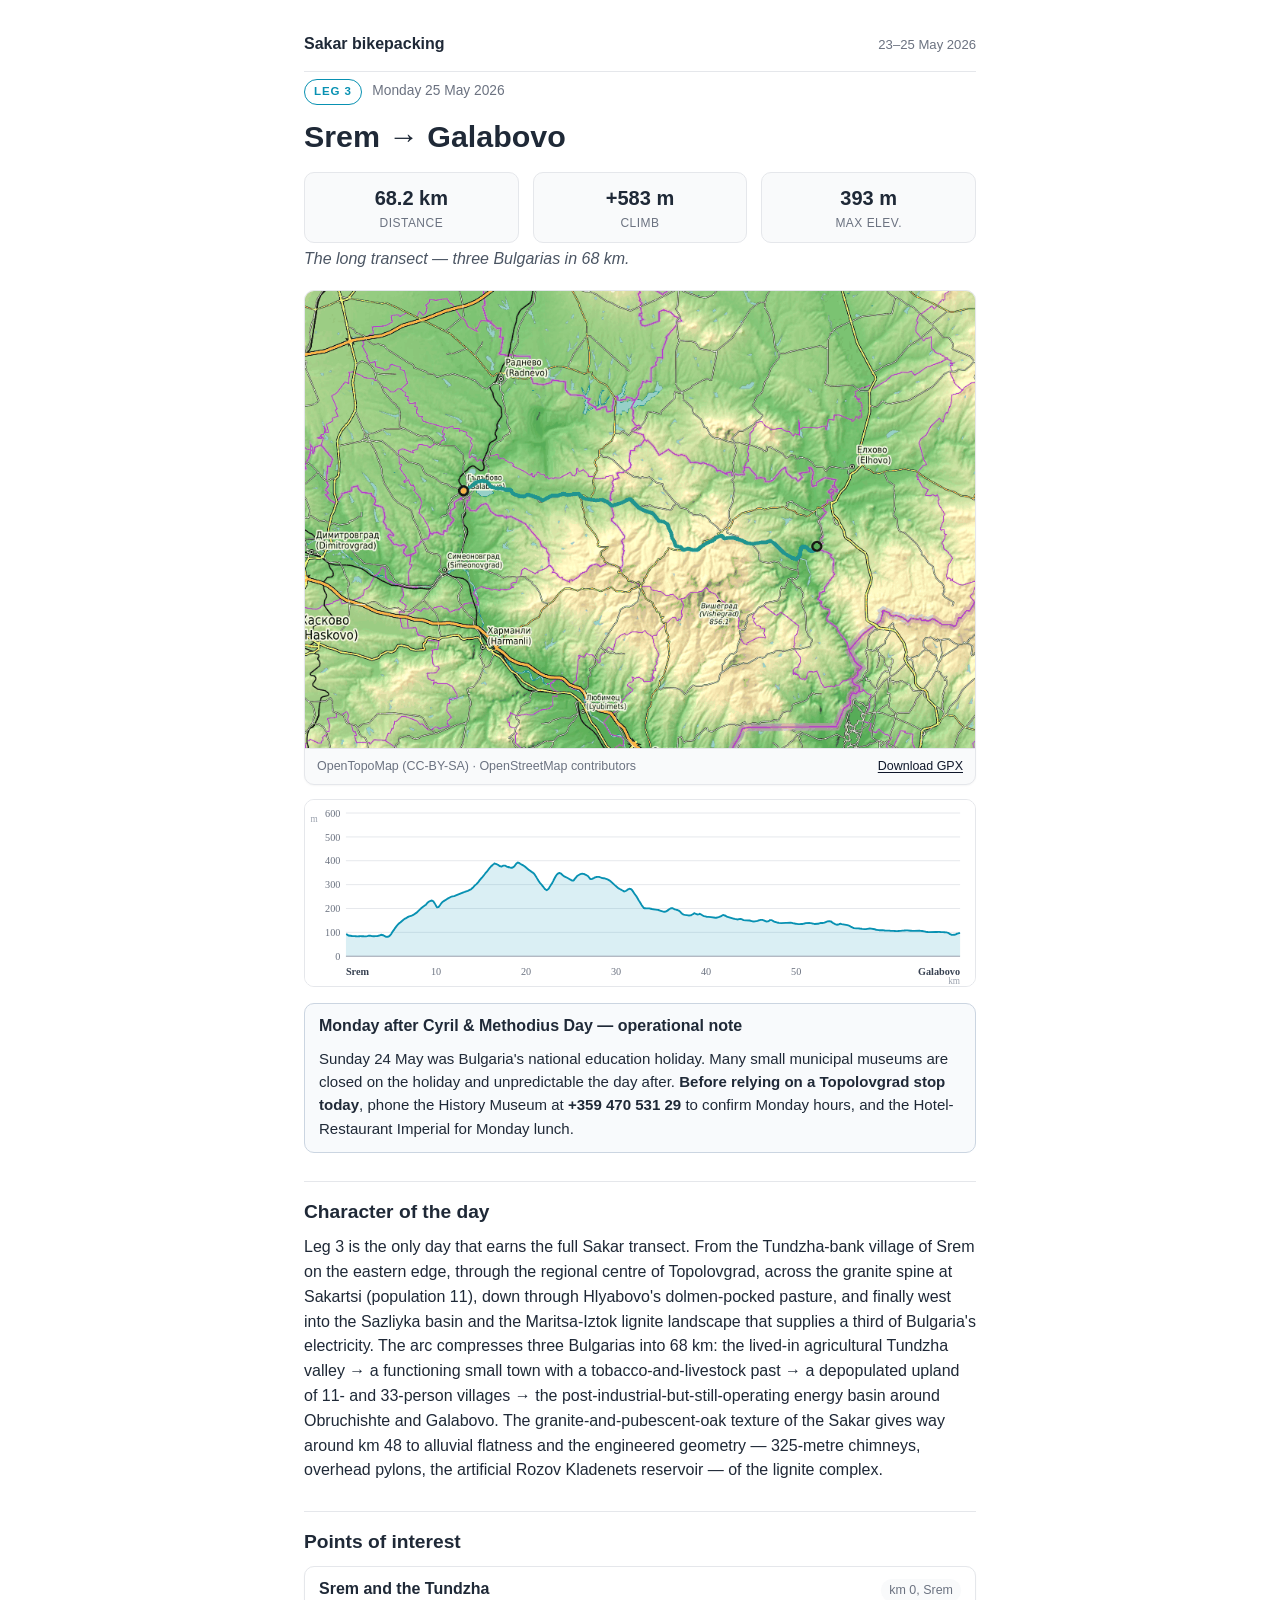
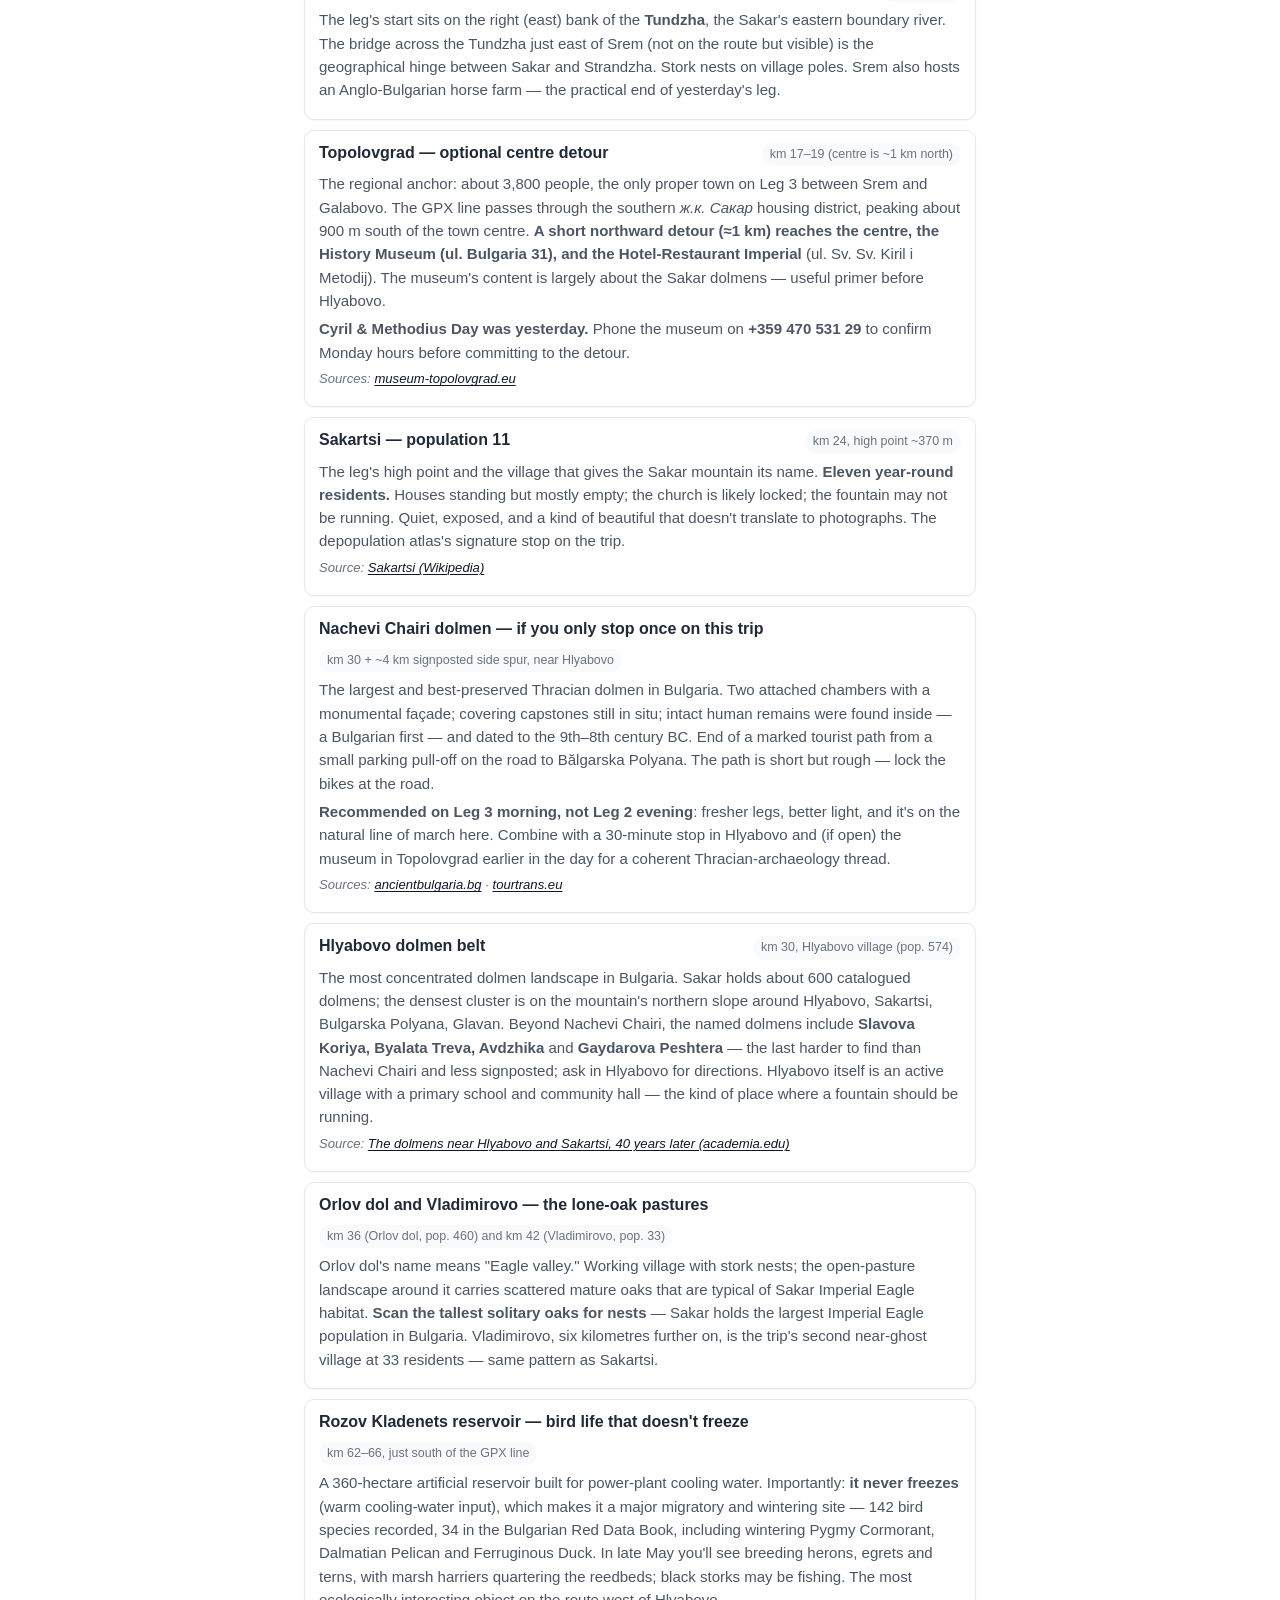
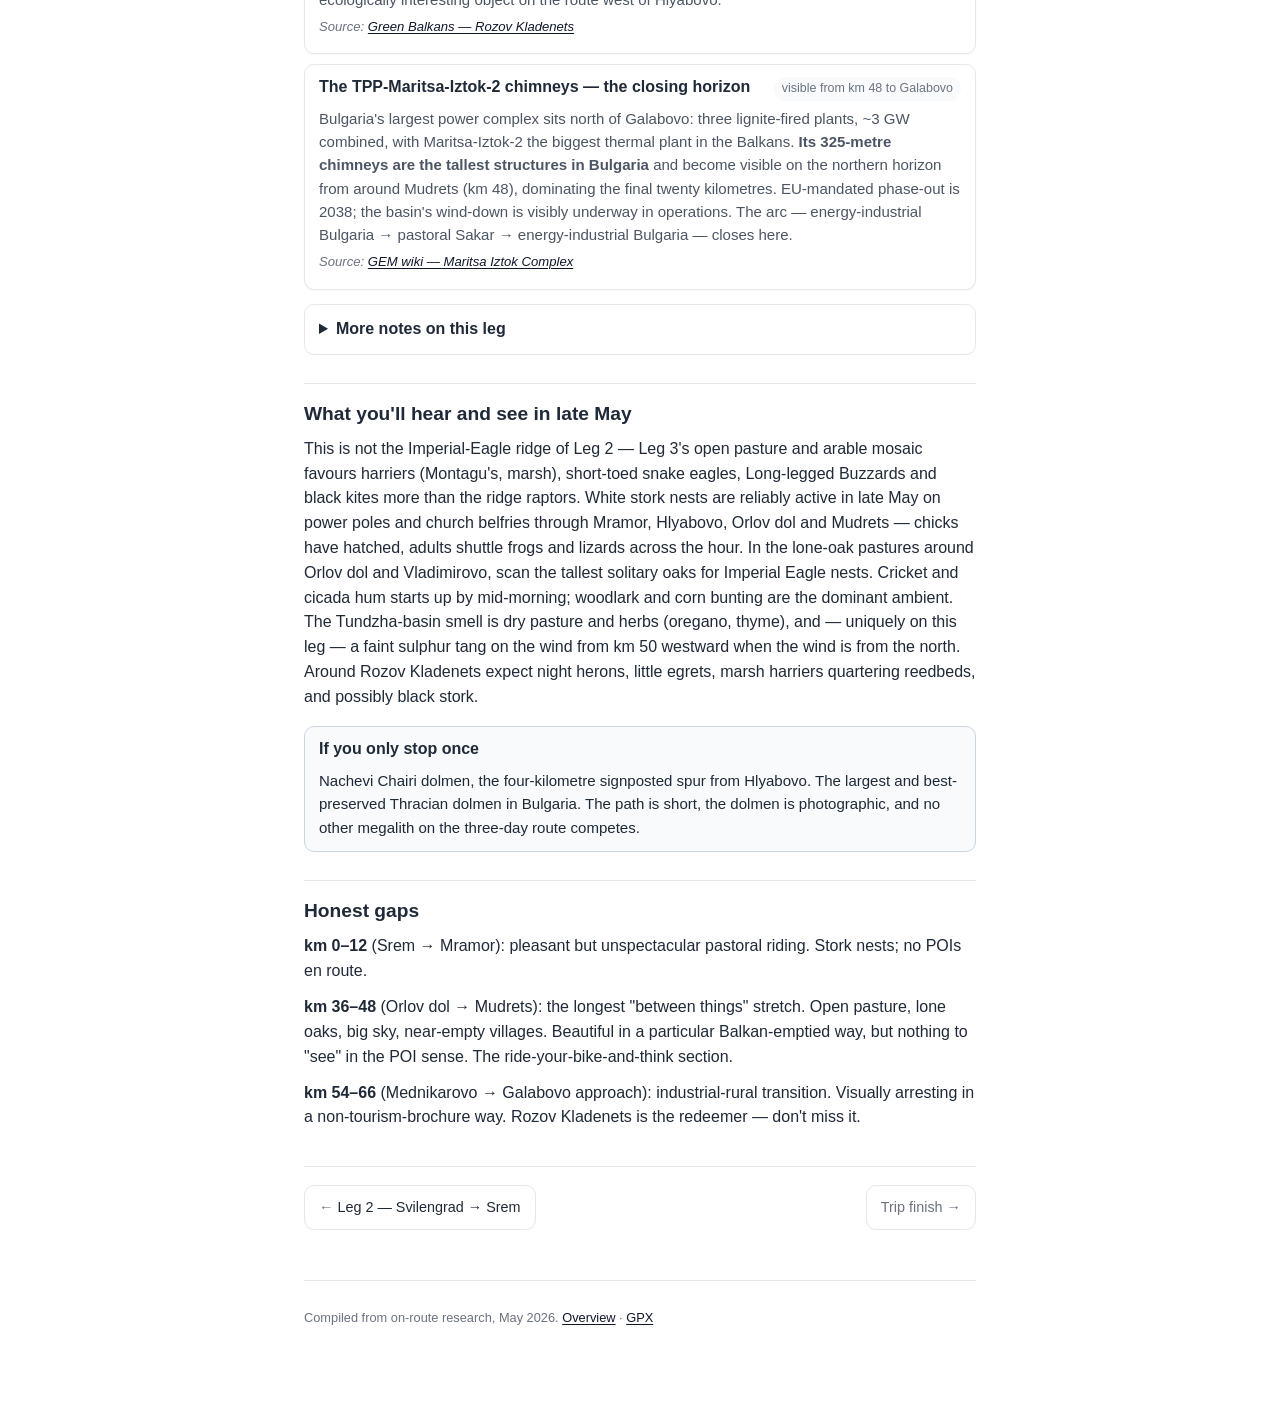
<file: sakar-bikepacking/leg-3.html>
<!doctype html>
<html lang="en">
<head>
<meta charset="utf-8" />
<meta name="viewport" content="width=device-width,initial-scale=1,viewport-fit=cover" />
<meta name="theme-color" content="#0891b2" />
<meta name="color-scheme" content="light" />
<title>Leg 3 — Srem → Galabovo · Sakar bikepacking</title>
<meta name="description" content="Day 3 of the Sakar loop, Monday 25 May 2026: 68.2 km from Srem to Galabovo via Topolovgrad, the Hlyabovo dolmen field, and the Maritsa-Iztok lignite landscape." />
<link rel="icon" type="image/svg+xml" href="favicon.svg" />
<link rel="stylesheet" href="style.css" />
</head>
<body>
<div class="wrap">

<header class="site-head">
  <a class="title" href="index.html">Sakar bikepacking</a>
  <span class="dates">23–25 May 2026</span>
</header>

<p style="margin:6px 0 0;"><span class="leg-badge l3">Leg 3</span> <span style="color:#6b7280;font-size:.86rem;">Monday 25 May 2026</span></p>
<h1>Srem → Galabovo</h1>

<div class="stats">
  <div class="stat"><div class="v">68.2 km</div><div class="k">distance</div></div>
  <div class="stat"><div class="v">+583 m</div><div class="k">climb</div></div>
  <div class="stat"><div class="v">393 m</div><div class="k">max elev.</div></div>
</div>
<p style="color:#4b5563;font-style:italic;margin-top:4px;">The long transect — three Bulgarias in 68 km.</p>

<div class="map-frame">
  <img src="img/leg-3-map.png" alt="Map of Leg 3: Srem to Galabovo, 68.2 km, running west through Topolovgrad, the Hlyabovo dolmen field, the depopulated upland villages of Sakartsi and Vladimirovo, and back into the Sazliyka basin near the Maritsa-Iztok lignite complex. Track shown in cyan." />
  <div class="map-cap">
    <span>OpenTopoMap (CC-BY-SA) · OpenStreetMap contributors</span>
    <span><a href="gpx/leg-3-srem-galabovo.gpx" download>Download GPX</a></span>
  </div>
</div>

<div class="profile">
  <img src="img/leg-3-elevation.svg" alt="Elevation profile of Leg 3: rolling start out of Srem at about 220 m, climb to a high point near Sakartsi around 370–393 m at km 24, then gradual descent through the Sazliyka basin to Galabovo at about 95 m." />
</div>

<div class="callout note">
  <h3>Monday after Cyril &amp; Methodius Day — operational note</h3>
  <p>Sunday 24 May was Bulgaria's national education holiday. Many small municipal museums are closed on the holiday and unpredictable the day after. <strong>Before relying on a Topolovgrad stop today</strong>, phone the History Museum at <strong>+359 470 531 29</strong> to confirm Monday hours, and the Hotel-Restaurant Imperial for Monday lunch.</p>
</div>

<h2 class="section-h">Character of the day</h2>
<p>Leg 3 is the only day that earns the full Sakar transect. From the Tundzha-bank village of Srem on the eastern edge, through the regional centre of Topolovgrad, across the granite spine at Sakartsi (population 11), down through Hlyabovo's dolmen-pocked pasture, and finally west into the Sazliyka basin and the Maritsa-Iztok lignite landscape that supplies a third of Bulgaria's electricity. The arc compresses three Bulgarias into 68 km: the lived-in agricultural Tundzha valley → a functioning small town with a tobacco-and-livestock past → a depopulated upland of 11- and 33-person villages → the post-industrial-but-still-operating energy basin around Obruchishte and Galabovo. The granite-and-pubescent-oak texture of the Sakar gives way around km 48 to alluvial flatness and the engineered geometry — 325-metre chimneys, overhead pylons, the artificial Rozov Kladenets reservoir — of the lignite complex.</p>

<h2 class="section-h">Points of interest</h2>
<ol class="poi-list">

  <li>
    <div class="poi-head"><h3>Srem and the Tundzha</h3><span class="poi-where">km 0, Srem</span></div>
    <div class="poi-body">
      <p>The leg's start sits on the right (east) bank of the <strong>Tundzha</strong>, the Sakar's eastern boundary river. The bridge across the Tundzha just east of Srem (not on the route but visible) is the geographical hinge between Sakar and Strandzha. Stork nests on village poles. Srem also hosts an Anglo-Bulgarian horse farm — the practical end of yesterday's leg.</p>
    </div>
  </li>

  <li>
    <div class="poi-head"><h3>Topolovgrad — optional centre detour</h3><span class="poi-where">km 17–19 (centre is ~1 km north)</span></div>
    <div class="poi-body">
      <p>The regional anchor: about 3,800 people, the only proper town on Leg 3 between Srem and Galabovo. The GPX line passes through the southern <em>ж.к. Сакар</em> housing district, peaking about 900 m south of the town centre. <strong>A short northward detour (≈1 km) reaches the centre, the History Museum (ul. Bulgaria 31), and the Hotel-Restaurant Imperial</strong> (ul. Sv. Sv. Kiril i Metodij). The museum's content is largely about the Sakar dolmens — useful primer before Hlyabovo.</p>
      <p><strong>Cyril &amp; Methodius Day was yesterday.</strong> Phone the museum on <strong>+359 470 531 29</strong> to confirm Monday hours before committing to the detour.</p>
      <p class="poi-meta">Sources: <a href="https://museum-topolovgrad.eu/en/">museum-topolovgrad.eu</a></p>
    </div>
  </li>

  <li>
    <div class="poi-head"><h3>Sakartsi — population 11</h3><span class="poi-where">km 24, high point ~370 m</span></div>
    <div class="poi-body">
      <p>The leg's high point and the village that gives the Sakar mountain its name. <strong>Eleven year-round residents.</strong> Houses standing but mostly empty; the church is likely locked; the fountain may not be running. Quiet, exposed, and a kind of beautiful that doesn't translate to photographs. The depopulation atlas's signature stop on the trip.</p>
      <p class="poi-meta">Source: <a href="https://en.wikipedia.org/wiki/Sakartsi">Sakartsi (Wikipedia)</a></p>
    </div>
  </li>

  <li>
    <div class="poi-head"><h3>Nachevi Chairi dolmen — if you only stop once on this trip</h3><span class="poi-where">km 30 + ~4 km signposted side spur, near Hlyabovo</span></div>
    <div class="poi-body">
      <p>The largest and best-preserved Thracian dolmen in Bulgaria. Two attached chambers with a monumental façade; covering capstones still in situ; intact human remains were found inside — a Bulgarian first — and dated to the 9th–8th century BC. End of a marked tourist path from a small parking pull-off on the road to Bălgarska Polyana. The path is short but rough — lock the bikes at the road.</p>
      <p><strong>Recommended on Leg 3 morning, not Leg 2 evening</strong>: fresher legs, better light, and it's on the natural line of march here. Combine with a 30-minute stop in Hlyabovo and (if open) the museum in Topolovgrad earlier in the day for a coherent Thracian-archaeology thread.</p>
      <p class="poi-meta">Sources: <a href="https://ancientbulgaria.bg/listings/hlyabovo-dolmen">ancientbulgaria.bg</a> · <a href="https://tourtrans.eu/en/trakijski-dolmen-v-m-nacovi-cairi-kraj-selo-hlabovo-8">tourtrans.eu</a></p>
    </div>
  </li>

  <li>
    <div class="poi-head"><h3>Hlyabovo dolmen belt</h3><span class="poi-where">km 30, Hlyabovo village (pop. 574)</span></div>
    <div class="poi-body">
      <p>The most concentrated dolmen landscape in Bulgaria. Sakar holds about 600 catalogued dolmens; the densest cluster is on the mountain's northern slope around Hlyabovo, Sakartsi, Bulgarska Polyana, Glavan. Beyond Nachevi Chairi, the named dolmens include <strong>Slavova Koriya, Byalata Treva, Avdzhika</strong> and <strong>Gaydarova Peshtera</strong> — the last harder to find than Nachevi Chairi and less signposted; ask in Hlyabovo for directions. Hlyabovo itself is an active village with a primary school and community hall — the kind of place where a fountain should be running.</p>
      <p class="poi-meta">Source: <a href="https://www.academia.edu/34594244/">The dolmens near Hlyabovo and Sakartsi, 40 years later (academia.edu)</a></p>
    </div>
  </li>

  <li>
    <div class="poi-head"><h3>Orlov dol and Vladimirovo — the lone-oak pastures</h3><span class="poi-where">km 36 (Orlov dol, pop. 460) and km 42 (Vladimirovo, pop. 33)</span></div>
    <div class="poi-body">
      <p>Orlov dol's name means "Eagle valley." Working village with stork nests; the open-pasture landscape around it carries scattered mature oaks that are typical of Sakar Imperial Eagle habitat. <strong>Scan the tallest solitary oaks for nests</strong> — Sakar holds the largest Imperial Eagle population in Bulgaria. Vladimirovo, six kilometres further on, is the trip's second near-ghost village at 33 residents — same pattern as Sakartsi.</p>
    </div>
  </li>

  <li>
    <div class="poi-head"><h3>Rozov Kladenets reservoir — bird life that doesn't freeze</h3><span class="poi-where">km 62–66, just south of the GPX line</span></div>
    <div class="poi-body">
      <p>A 360-hectare artificial reservoir built for power-plant cooling water. Importantly: <strong>it never freezes</strong> (warm cooling-water input), which makes it a major migratory and wintering site — 142 bird species recorded, 34 in the Bulgarian Red Data Book, including wintering Pygmy Cormorant, Dalmatian Pelican and Ferruginous Duck. In late May you'll see breeding herons, egrets and terns, with marsh harriers quartering the reedbeds; black storks may be fishing. The most ecologically interesting object on the route west of Hlyabovo.</p>
      <p class="poi-meta">Source: <a href="https://greenbalkans-wrbc.org/en/World_Wetlands_Day_at_the_Rozov_Kladenets_dam-p6499-y2020">Green Balkans — Rozov Kladenets</a></p>
    </div>
  </li>

  <li>
    <div class="poi-head"><h3>The TPP-Maritsa-Iztok-2 chimneys — the closing horizon</h3><span class="poi-where">visible from km 48 to Galabovo</span></div>
    <div class="poi-body">
      <p>Bulgaria's largest power complex sits north of Galabovo: three lignite-fired plants, ~3 GW combined, with Maritsa-Iztok-2 the biggest thermal plant in the Balkans. <strong>Its 325-metre chimneys are the tallest structures in Bulgaria</strong> and become visible on the northern horizon from around Mudrets (km 48), dominating the final twenty kilometres. EU-mandated phase-out is 2038; the basin's wind-down is visibly underway in operations. The arc — energy-industrial Bulgaria → pastoral Sakar → energy-industrial Bulgaria — closes here.</p>
      <p class="poi-meta">Source: <a href="https://www.gem.wiki/Maritsa_Iztok_Complex">GEM wiki — Maritsa Iztok Complex</a></p>
    </div>
  </li>

</ol>

<details style="margin:14px 0 6px;border:1px solid #e5e7eb;border-radius:10px;padding:0 14px;">
  <summary style="font-weight:600;padding:12px 0;cursor:pointer;">More notes on this leg</summary>
  <div style="font-size:.94rem;color:#4b5563;padding-bottom:14px;">
    <p><strong>Mramor</strong> (km 12): small Topolovgrad-municipality village. Working stork nests on the church and on power poles in late May.</p>
    <p><strong>Sakartsi dolmen cluster</strong> (km 24–28, north of the village): the Hlyabovo dolmen field actually starts here; some chambers are nearer Sakartsi than Hlyabovo. Less signposted than the Hlyabovo cluster.</p>
    <p><strong>Byalata Treva "royal" dolmen</strong> (north slopes above Hlyabovo): reportedly the best-preserved dolmen in southeastern Europe. Harder to find than Nachevi Chairi, less signposted; ask in Hlyabovo for directions.</p>
    <p><strong>Mudrets</strong> (km 48): the first village in Galabovo municipality and Stara Zagora province — you've crossed out of Haskovo. Granite gives way to alluvium; pasture gives way to large arable fields.</p>
    <p><strong>Mednikarovo and Obruchishte</strong> (km 54 and 60): both inside the Maritsa-Iztok industrial zone. Mednikarovo sits ~3 km from the TPP-3 site; Obruchishte is the village adjacent to the Rozov Kladenets reservoir.</p>
    <p><strong>Galabovo finish</strong> (km 68): the trip closes where it began. Town of about 6,500. Trains to Sofia and Stara Zagora. Local headquarters of the lignite economy — TPP-1 "AES Galabovo" (670 MW, US-owned, operational since 2011) sits on the town's northern edge.</p>
    <p><strong>Five villages have been lost to the mine</strong>: Targovishte, Ovcharci, Golyama Detelina, Malka Detelina, Gledachevo. €1.2 bn from the EU Just Transition Fund has been allocated to the Stara Zagora region for the 2038 phase-out; TPP-2 ran at 30% of capacity in March 2024.</p>
    <p><strong>Tobacco</strong>: Topolovgrad and the Sakar were historically oriental-tobacco country. Three-quarters of the town's population was once in tobacco and livestock. Acreage has collapsed since the 2007 EU CAP reforms ended Bulgaria's tobacco subsidies; expect to see far fewer fields than a 1990 cyclist would have.</p>
  </div>
</details>

<h2 class="section-h">What you'll hear and see in late May</h2>
<p>This is not the Imperial-Eagle ridge of Leg 2 — Leg 3's open pasture and arable mosaic favours harriers (Montagu's, marsh), short-toed snake eagles, Long-legged Buzzards and black kites more than the ridge raptors. White stork nests are reliably active in late May on power poles and church belfries through Mramor, Hlyabovo, Orlov dol and Mudrets — chicks have hatched, adults shuttle frogs and lizards across the hour. In the lone-oak pastures around Orlov dol and Vladimirovo, scan the tallest solitary oaks for Imperial Eagle nests. Cricket and cicada hum starts up by mid-morning; woodlark and corn bunting are the dominant ambient. The Tundzha-basin smell is dry pasture and herbs (oregano, thyme), and — uniquely on this leg — a faint sulphur tang on the wind from km 50 westward when the wind is from the north. Around Rozov Kladenets expect night herons, little egrets, marsh harriers quartering reedbeds, and possibly black stork.</p>

<div class="callout note">
  <h3>If you only stop once</h3>
  <p>Nachevi Chairi dolmen, the four-kilometre signposted spur from Hlyabovo. The largest and best-preserved Thracian dolmen in Bulgaria. The path is short, the dolmen is photographic, and no other megalith on the three-day route competes.</p>
</div>

<h2 class="section-h">Honest gaps</h2>
<p><strong>km 0–12</strong> (Srem → Mramor): pleasant but unspectacular pastoral riding. Stork nests; no POIs en route.</p>
<p><strong>km 36–48</strong> (Orlov dol → Mudrets): the longest "between things" stretch. Open pasture, lone oaks, big sky, near-empty villages. Beautiful in a particular Balkan-emptied way, but nothing to "see" in the POI sense. The ride-your-bike-and-think section.</p>
<p><strong>km 54–66</strong> (Mednikarovo → Galabovo approach): industrial-rural transition. Visually arresting in a non-tourism-brochure way. Rozov Kladenets is the redeemer — don't miss it.</p>

<nav class="legnav">
  <a class="prev" href="leg-2.html">Leg 2 — Svilengrad → Srem</a>
  <a class="next disabled" aria-disabled="true">Trip finish</a>
</nav>

<footer class="footer">
  <p>Compiled from on-route research, May 2026. <a href="index.html">Overview</a> · <a href="gpx/leg-3-srem-galabovo.gpx" download>GPX</a></p>
</footer>

</div>
</body>
</html>
</file>
<file: sakar-bikepacking/style.css>
/* Sakar bikepacking — clean, minimal, mobile-first, light theme */

:root {
  --fg:        #1f2937;
  --fg-soft:   #4b5563;
  --fg-mute:   #6b7280;
  --bg:        #ffffff;
  --bg-soft:   #f9fafb;
  --bg-card:   #ffffff;
  --border:    #e5e7eb;
  --border-strong: #d1d5db;
  --accent:    #0f172a;

  --leg1: #d97706;        /* amber-600 */
  --leg1-soft: #fef3c7;   /* amber-100 */
  --leg2: #dc2626;        /* red-600 */
  --leg2-soft: #fee2e2;   /* red-100 */
  --leg3: #0891b2;        /* cyan-600 */
  --leg3-soft: #cffafe;   /* cyan-100 */

  --warn-bg:   #fffbeb;
  --warn-bd:   #fcd34d;
  --warn-fg:   #78350f;

  --note-bg:   #f8fafc;
  --note-bd:   #cbd5e1;

  --maxw: 720px;
  --rad:  10px;
  --shadow: 0 1px 2px rgba(0,0,0,.04);
}

* { box-sizing: border-box; }

html { -webkit-text-size-adjust: 100%; }

body {
  margin: 0;
  font-family: -apple-system, BlinkMacSystemFont, "Segoe UI", Roboto, Helvetica, Arial, sans-serif;
  font-size: 16px;
  line-height: 1.55;
  color: var(--fg);
  background: var(--bg);
  -webkit-font-smoothing: antialiased;
  text-rendering: optimizeLegibility;
}

.wrap {
  max-width: var(--maxw);
  margin: 0 auto;
  padding: 22px 18px 60px;
}

a { color: var(--accent); text-decoration: underline; text-decoration-thickness: 1px; text-underline-offset: 2px; }
a:hover { text-decoration-thickness: 2px; }

h1, h2, h3, h4 { line-height: 1.25; font-weight: 700; color: var(--fg); margin: 1.6em 0 .55em; }
h1 { font-size: 1.65rem; margin-top: .4em; }
h2 { font-size: 1.2rem; }
h3 { font-size: 1.02rem; font-weight: 600; }
p  { margin: .7em 0; }
strong { font-weight: 600; }
hr { border: 0; border-top: 1px solid var(--border); margin: 2em 0; }

ul { padding-left: 1.25em; }
li { margin: .25em 0; }

code, .code { font-family: ui-monospace, SFMono-Regular, "SF Mono", Menlo, Consolas, monospace; font-size: .92em; background: var(--bg-soft); padding: 1px 5px; border-radius: 4px; }

/* Header / nav */
.site-head {
  display: flex; align-items: baseline; justify-content: space-between;
  gap: 12px; padding-bottom: 14px; margin-bottom: 4px;
  border-bottom: 1px solid var(--border);
}
.site-head .title { font-weight: 700; font-size: 1rem; color: var(--fg); text-decoration: none; }
.site-head .title:hover { text-decoration: underline; }
.site-head .dates { font-size: .82rem; color: var(--fg-mute); }

/* Leg badge */
.leg-badge {
  display: inline-block;
  font-size: .72rem; font-weight: 700; letter-spacing: .08em; text-transform: uppercase;
  padding: 3px 9px; border-radius: 999px; margin-right: 6px;
  border: 1px solid currentColor;
}
.l1 { color: var(--leg1); }
.l2 { color: var(--leg2); }
.l3 { color: var(--leg3); }

/* Trip stats row */
.stats {
  display: grid; grid-template-columns: repeat(3, 1fr);
  gap: 10px; margin: 14px 0 4px;
}
.stat {
  background: var(--bg-soft);
  border: 1px solid var(--border);
  border-radius: var(--rad);
  padding: 10px 12px;
  text-align: center;
}
.stat .v { font-size: 1.1rem; font-weight: 700; color: var(--fg); }
.stat .k { font-size: .75rem; color: var(--fg-mute); text-transform: uppercase; letter-spacing: .04em; }

/* Map */
.map-frame {
  margin: 18px 0 6px;
  border: 1px solid var(--border);
  border-radius: var(--rad);
  overflow: hidden;
  background: var(--bg-soft);
  box-shadow: var(--shadow);
}
.map-frame img { display: block; width: 100%; height: auto; }
.map-cap {
  font-size: .78rem; color: var(--fg-mute);
  padding: 8px 12px; border-top: 1px solid var(--border);
  display: flex; justify-content: space-between; gap: 10px;
}
.map-cap .legend { display: flex; gap: 12px; flex-wrap: wrap; align-items: center; }
.map-cap .swatch {
  display: inline-block; width: 14px; height: 4px; border-radius: 2px; margin-right: 5px; vertical-align: middle;
}

/* Elevation profile */
.profile {
  margin: 14px 0;
  border: 1px solid var(--border);
  border-radius: var(--rad);
  overflow: hidden;
  background: #fff;
}
.profile img, .profile svg { display: block; width: 100%; height: auto; }

/* Leg cards on the index */
.leg-cards { display: grid; gap: 14px; margin-top: 18px; }
.leg-card {
  display: block;
  padding: 14px 16px;
  border: 1px solid var(--border);
  border-left: 5px solid var(--border);
  border-radius: var(--rad);
  text-decoration: none;
  color: inherit;
  background: var(--bg-card);
  box-shadow: var(--shadow);
  transition: border-color .15s, transform .15s;
}
.leg-card:hover { border-color: var(--border-strong); transform: translateY(-1px); }
.leg-card.lc1 { border-left-color: var(--leg1); }
.leg-card.lc2 { border-left-color: var(--leg2); }
.leg-card.lc3 { border-left-color: var(--leg3); }
.leg-card .head { display: flex; align-items: baseline; gap: 10px; flex-wrap: wrap; }
.leg-card h3 { margin: 0; font-size: 1.02rem; }
.leg-card .when { font-size: .82rem; color: var(--fg-mute); }
.leg-card .row { font-size: .9rem; color: var(--fg-soft); margin-top: 6px; display: flex; gap: 12px; flex-wrap: wrap; }
.leg-card .lede { color: var(--fg-soft); font-size: .94rem; margin-top: 6px; }

/* POI list */
.poi-list { list-style: none; padding: 0; margin: 12px 0 0; }
.poi-list > li {
  background: var(--bg-card);
  border: 1px solid var(--border);
  border-radius: var(--rad);
  padding: 12px 14px;
  margin: 0 0 10px;
  box-shadow: var(--shadow);
}
.poi-list .poi-head {
  display: flex; align-items: baseline; justify-content: space-between; gap: 10px;
  flex-wrap: wrap;
}
.poi-list .poi-head h3 { margin: 0; font-size: 1rem; }
.poi-list .poi-where {
  font-size: .78rem; color: var(--fg-mute);
  background: var(--bg-soft); padding: 2px 8px; border-radius: 999px;
  white-space: nowrap;
}
.poi-list .poi-body { margin-top: 6px; font-size: .94rem; color: var(--fg-soft); }
.poi-list .poi-body p { margin: .35em 0; }
.poi-list .poi-meta { font-size: .82rem; color: var(--fg-mute); margin-top: 6px; font-style: italic; }

/* Callouts */
.callout {
  margin: 16px 0;
  border-radius: var(--rad);
  padding: 12px 14px;
  font-size: .94rem;
}
.callout.warn { background: var(--warn-bg); border: 1px solid var(--warn-bd); color: var(--warn-fg); }
.callout.note { background: var(--note-bg); border: 1px solid var(--note-bd); }
.callout h3 { margin: 0 0 .35em; font-size: 1rem; }
.callout p:last-child { margin-bottom: 0; }
.callout p:first-child { margin-top: 0; }

/* Section heading with accent */
.section-h {
  border-top: 1px solid var(--border);
  margin-top: 28px; padding-top: 18px;
}

/* Inline pill */
.pill {
  display: inline-block; padding: 2px 8px; border-radius: 999px;
  font-size: .76rem; font-weight: 600;
  background: var(--bg-soft); border: 1px solid var(--border); color: var(--fg-soft);
  margin-right: 4px;
}
.pill.l1 { background: var(--leg1-soft); border-color: var(--leg1); color: var(--leg1); }
.pill.l2 { background: var(--leg2-soft); border-color: var(--leg2); color: var(--leg2); }
.pill.l3 { background: var(--leg3-soft); border-color: var(--leg3); color: var(--leg3); }

/* Bottom nav between pages */
.legnav {
  margin: 36px 0 0;
  border-top: 1px solid var(--border);
  padding-top: 18px;
  display: flex; justify-content: space-between; gap: 12px;
}
.legnav a {
  display: inline-block;
  padding: 10px 14px;
  border: 1px solid var(--border);
  border-radius: var(--rad);
  text-decoration: none;
  color: var(--fg);
  background: var(--bg-card);
  font-size: .9rem;
}
.legnav a:hover { border-color: var(--border-strong); }
.legnav .prev::before { content: "← "; color: var(--fg-mute); }
.legnav .next::after  { content: " →"; color: var(--fg-mute); }
.legnav a.disabled { color: var(--fg-mute); pointer-events: none; background: transparent; border-color: var(--border); }

/* Footer */
.footer {
  margin-top: 50px; padding-top: 18px;
  border-top: 1px solid var(--border);
  font-size: .8rem; color: var(--fg-mute);
}

/* Larger screens: tighten a bit, gentle improvements only */
@media (min-width: 720px) {
  .wrap { padding: 32px 24px 80px; }
  h1 { font-size: 1.9rem; }
  .stats { gap: 14px; }
  .stat .v { font-size: 1.25rem; }
}

/* Print */
@media print {
  body { font-size: 11pt; }
  .legnav, .footer, .map-cap, .site-head { display: none !important; }
  a { color: black; text-decoration: none; }
  .poi-list > li, .leg-card, .map-frame, .profile, .callout { box-shadow: none; page-break-inside: avoid; }
  .wrap { max-width: none; padding: 0; }
}
</file>
